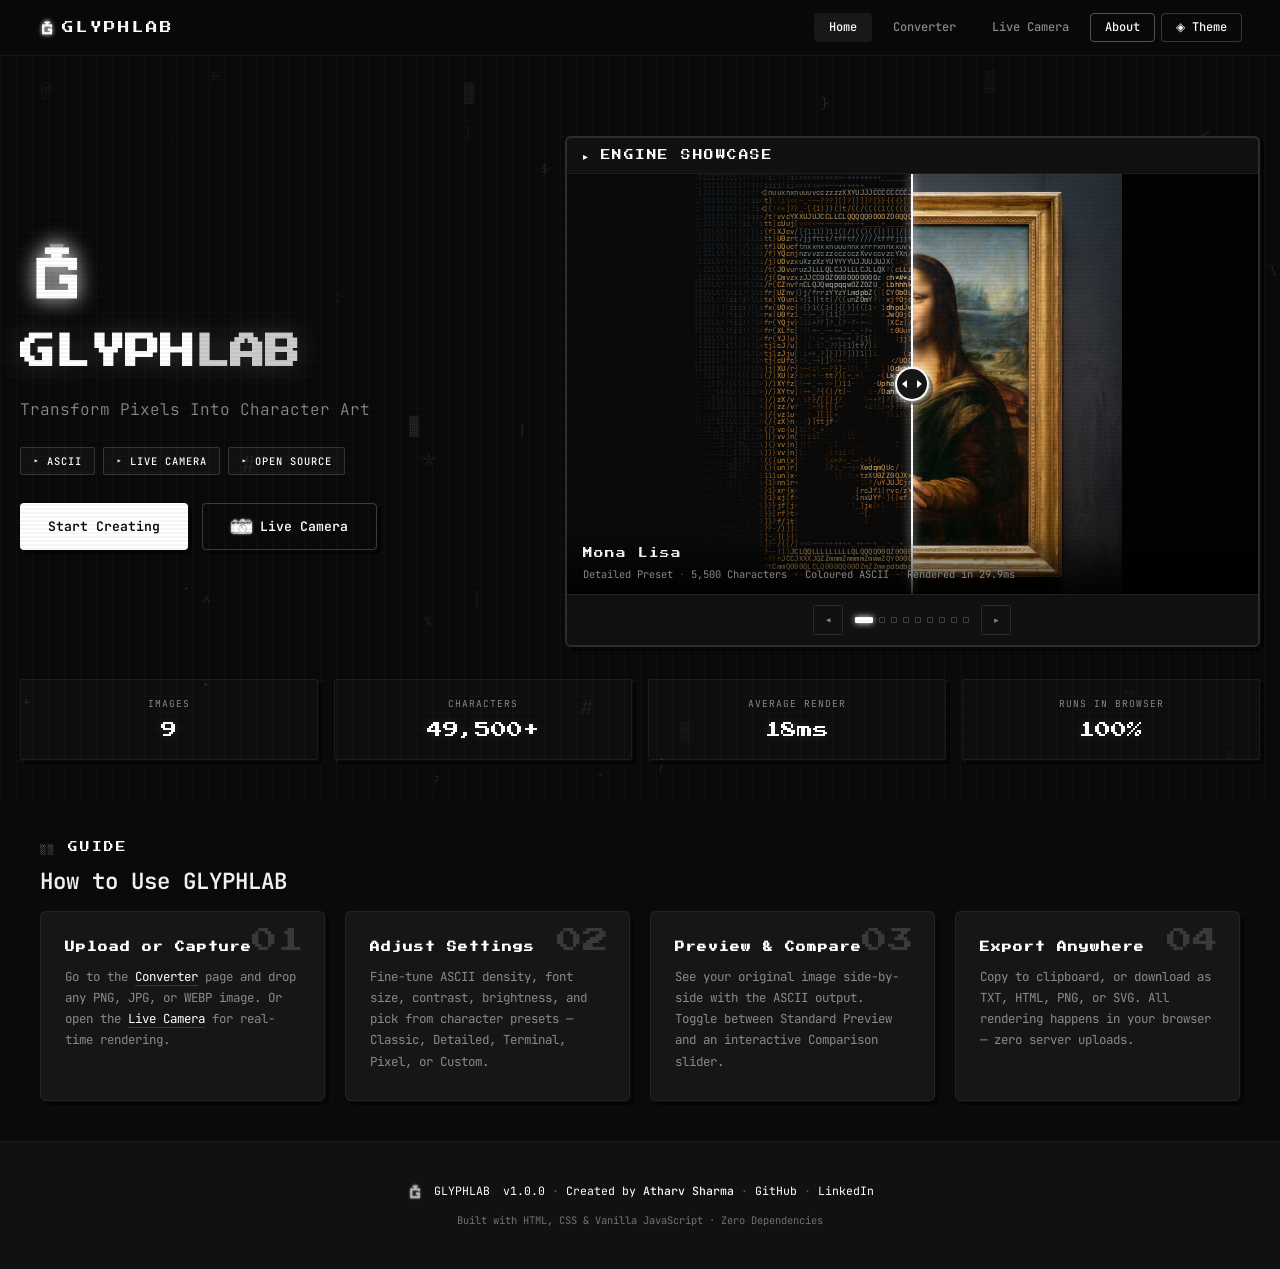
<file: index.html>
<!DOCTYPE html>
<html lang="en">
<head>
    <meta charset="UTF-8">
    <meta name="viewport" content="width=device-width, initial-scale=1.0">
    <meta name="description" content="GLYPHLAB — Transform images into beautiful ASCII character art in real time.">
    <title>GLYPHLAB</title>
    <link rel="stylesheet" href="css/styles.css">
    <link rel="icon" type="image/png" href="assets/logos/favicon.png?v=1">
    <link rel="shortcut icon" type="image/png" href="assets/logos/favicon.png?v=1">
</head>
<body>

    <header class="header" role="banner">
        <a href="index.html" class="header__logo">
            <img src="assets/logos/logo.png" alt="GLYPHLAB Logo" class="header__logo-img">
            <span>GLYPHLAB</span>
        </a>
        <nav class="header__nav" aria-label="Main navigation">
            <a class="header__btn header__btn--active" href="index.html">Home</a>
            <a class="header__btn" href="converter.html">Converter</a>
            <a class="header__btn" href="camera.html">Live Camera</a>
            <button class="header__btn header__btn--accent" onclick="UI.openAbout()">About</button>
            <div class="theme-selector" id="themeSelector">
                <button class="theme-selector__btn" title="Theme" aria-label="Change theme" id="themeToggleBtn">◈ Theme</button>
                <div class="theme-selector__dropdown" id="themeDropdown">
                    <button class="theme-option" data-theme="white"><span class="theme-option__swatch" style="background:#FFFFFF"></span> White Terminal</button>
                    <button class="theme-option" data-theme="green"><span class="theme-option__swatch" style="background:#00FF88"></span> Green CRT</button>
                    <button class="theme-option" data-theme="amber"><span class="theme-option__swatch" style="background:#FFB000"></span> Amber CRT</button>
                    <button class="theme-option" data-theme="blue"><span class="theme-option__swatch" style="background:#00CCFF"></span> Cyber Blue</button>
                </div>
            </div>
        </nav>
    </header>

    <!-- HERO -->
    <section class="hero" id="hero" aria-label="Hero">
        <canvas class="hero__particles" id="heroCanvas" aria-hidden="true"></canvas>
        <div class="hero__split">
            <!-- LEFT: Branding -->
            <div class="hero__brand">
                <img src="assets/logos/logo.png" alt="GLYPHLAB Logo" class="hero__logo-img">
                <h1 class="hero__title"><span class="hl">GLYPH</span><span class="hl2">LAB</span></h1>
                <p class="hero__sub">Transform Pixels Into Character Art</p>
                <div class="hero__badges">
                    <span class="hero__badge-tag">▸ ASCII</span>
                    <span class="hero__badge-tag">▸ LIVE CAMERA</span>
                    <span class="hero__badge-tag">▸ OPEN SOURCE</span>
                </div>
                <div class="hero__cta-row">
                    <a class="hero__cta" href="converter.html">Start Creating</a>
                    <a class="hero__cta hero__cta--secondary" href="camera.html"><img src="assets/icons/camera.png" alt="Camera" class="cam-icon-img"> Live Camera</a>
                </div>
            </div>

            <!-- RIGHT: Gallery Showcase -->
            <div class="hero__showcase" id="heroGallery">
                <div class="hero-gallery__header">
                    <span class="hero-gallery__label">▸ ENGINE SHOWCASE</span>
                    <span class="hero-gallery__slide-count" id="gallerySlideCount"></span>
                </div>
                <div class="hero-gallery__comparison">
                    <div class="hero-gallery__comp-original"></div>
                    <div class="hero-gallery__comp-ascii"></div>
                    <div class="hero-gallery__comp-slider" tabindex="0" role="slider" aria-valuenow="50" aria-valuemin="5" aria-valuemax="95" aria-label="Before/After comparison slider">
                        <div class="hero-gallery__comp-slider-btn"></div>
                    </div>
                    <!-- Slide Info Overlay -->
                    <div class="hero-gallery__info">
                        <span class="hero-gallery__info-name"></span>
                        <span class="hero-gallery__info-detail">
                            <span class="hero-gallery__info-preset"></span>
                            <span class="hero-gallery__info-sep">·</span>
                            <span class="hero-gallery__info-chars"></span>
                            <span class="hero-gallery__info-sep">·</span>
                            <span>Coloured ASCII</span>
                            <span class="hero-gallery__info-sep">·</span>
                            <span class="hero-gallery__info-time"></span>
                        </span>
                    </div>
                </div>
                <!-- Navigation -->
                <div class="hero-gallery__nav">
                    <button class="hero-gallery__nav-prev" aria-label="Previous slide">◂</button>
                    <div class="hero-gallery__dots"></div>
                    <button class="hero-gallery__nav-next" aria-label="Next slide">▸</button>
                </div>
            </div>
        </div>

        <!-- Engine Metrics -->
        <div class="hero__metrics" id="heroMetrics">
            <div class="hero-metric">
                <span class="hero-metric__label">Images</span>
                <span class="hero-metric__value" id="metricImages" data-target="0" data-suffix="">0</span>
            </div>
            <div class="hero-metric">
                <span class="hero-metric__label">Characters</span>
                <span class="hero-metric__value" id="metricChars" data-target="0" data-suffix="+">0</span>
            </div>
            <div class="hero-metric">
                <span class="hero-metric__label">Average Render</span>
                <span class="hero-metric__value" id="metricTime" data-target="0" data-suffix="ms">0</span>
            </div>
            <div class="hero-metric">
                <span class="hero-metric__label">Runs In Browser</span>
                <span class="hero-metric__value" id="metricAccuracy" data-target="100" data-suffix="%">0</span>
            </div>
        </div>
    </section>


    <!-- HOW TO USE -->
    <section class="section" id="howto-section" aria-label="How to use">
        <div class="section__label">░░ Guide</div>
        <h2 class="section__title">How to Use GLYPHLAB</h2>
        <div class="howto-grid">
            <div class="howto-card">
                <div class="howto-card__step">01</div>
                <h3>Upload or Capture</h3>
                <p>Go to the <a href="converter.html">Converter</a> page and drop any PNG, JPG, or WEBP image. Or open the <a href="camera.html">Live Camera</a> for real-time rendering.</p>
            </div>
            <div class="howto-card">
                <div class="howto-card__step">02</div>
                <h3>Adjust Settings</h3>
                <p>Fine-tune ASCII density, font size, contrast, brightness, and pick from character presets — Classic, Detailed, Terminal, Pixel, or Custom.</p>
            </div>
            <div class="howto-card">
                <div class="howto-card__step">03</div>
                <h3>Preview & Compare</h3>
                <p>See your original image side-by-side with the ASCII output. Toggle between Standard Preview and an interactive Comparison slider.</p>
            </div>
            <div class="howto-card">
                <div class="howto-card__step">04</div>
                <h3>Export Anywhere</h3>
                <p>Copy to clipboard, or download as TXT, HTML, PNG, or SVG. All rendering happens in your browser — zero server uploads.</p>
            </div>
        </div>
    </section>

    <footer class="footer" role="contentinfo">
        <div class="footer__content">
            <img src="assets/logos/logo.png" alt="GLYPHLAB Logo" class="footer__logo-img">
            <p>
                <span>GLYPHLAB</span> <span class="footer__version">v1.0.0</span>
                <span class="footer__divider">·</span>
                <span>Created by <span class="footer__socials-name">Atharv Sharma</span></span>
                <span class="footer__divider">·</span>
                <a href="https://github.com/Athxrv04" target="_blank" rel="noopener noreferrer" class="footer__link">GitHub</a>
                <span class="footer__divider">·</span>
                <a href="https://www.linkedin.com/in/atharv-sharma-dev" target="_blank" rel="noopener noreferrer" class="footer__link">LinkedIn</a>
            </p>
        </div>
        <p class="footer__credits">Built with HTML, CSS & Vanilla JavaScript · Zero Dependencies</p>
    </footer>

    <!-- About Modal -->
    <div class="modal" id="aboutModal" role="dialog" aria-modal="true" aria-hidden="true">
        <div class="modal__card">
            <button class="modal__close" onclick="UI.closeAbout()" aria-label="Close modal">✕</button>
            <h2>About GLYPHLAB</h2>
            <p>GLYPHLAB is a premium ASCII art generation tool that transforms images into beautiful character-based artwork in real time. Inspired by retro computing aesthetics and terminal culture.</p>
            <h2>What is ASCII Art?</h2>
            <p>ASCII art uses printable characters to create images and visual compositions. It originated in the early days of computing when displays could only render text characters.</p>
            <h2>How the Algorithm Works</h2>
            <p>The conversion engine draws the uploaded image onto a hidden <code>&lt;canvas&gt;</code> element. Each pixel's RGB values are converted to brightness: <code>0.299×R + 0.587×G + 0.114×B</code>, then mapped to characters ordered lightest to darkest.</p>
            <h2>Technologies Used</h2>
            <p><strong>HTML5 Canvas API</strong> — Pixel-level image manipulation.<br>
               <strong>Vanilla JavaScript</strong> — Modular architecture.<br>
               <strong>CSS3</strong> — Custom properties, grid layouts, animations.<br>
               <strong>Zero dependencies</strong> — Everything runs client-side.</p>
        </div>
    </div>

    <script src="js/asciiEngine.js"></script>
    <script src="js/ui.js"></script>
    <script src="js/heroGallery.js"></script>
    <script>
        UI.initParticles(document.getElementById('heroCanvas'));
        UI.initTheme();
        UI.initAOTD();
        HeroGallery.init();
        document.getElementById('aboutModal').addEventListener('click', e => {
            if (e.target.id === 'aboutModal') UI.closeAbout();
        });
        document.addEventListener('keydown', e => { if (e.key === 'Escape') UI.closeAbout(); });
    </script>
</body>
</html>
</file>
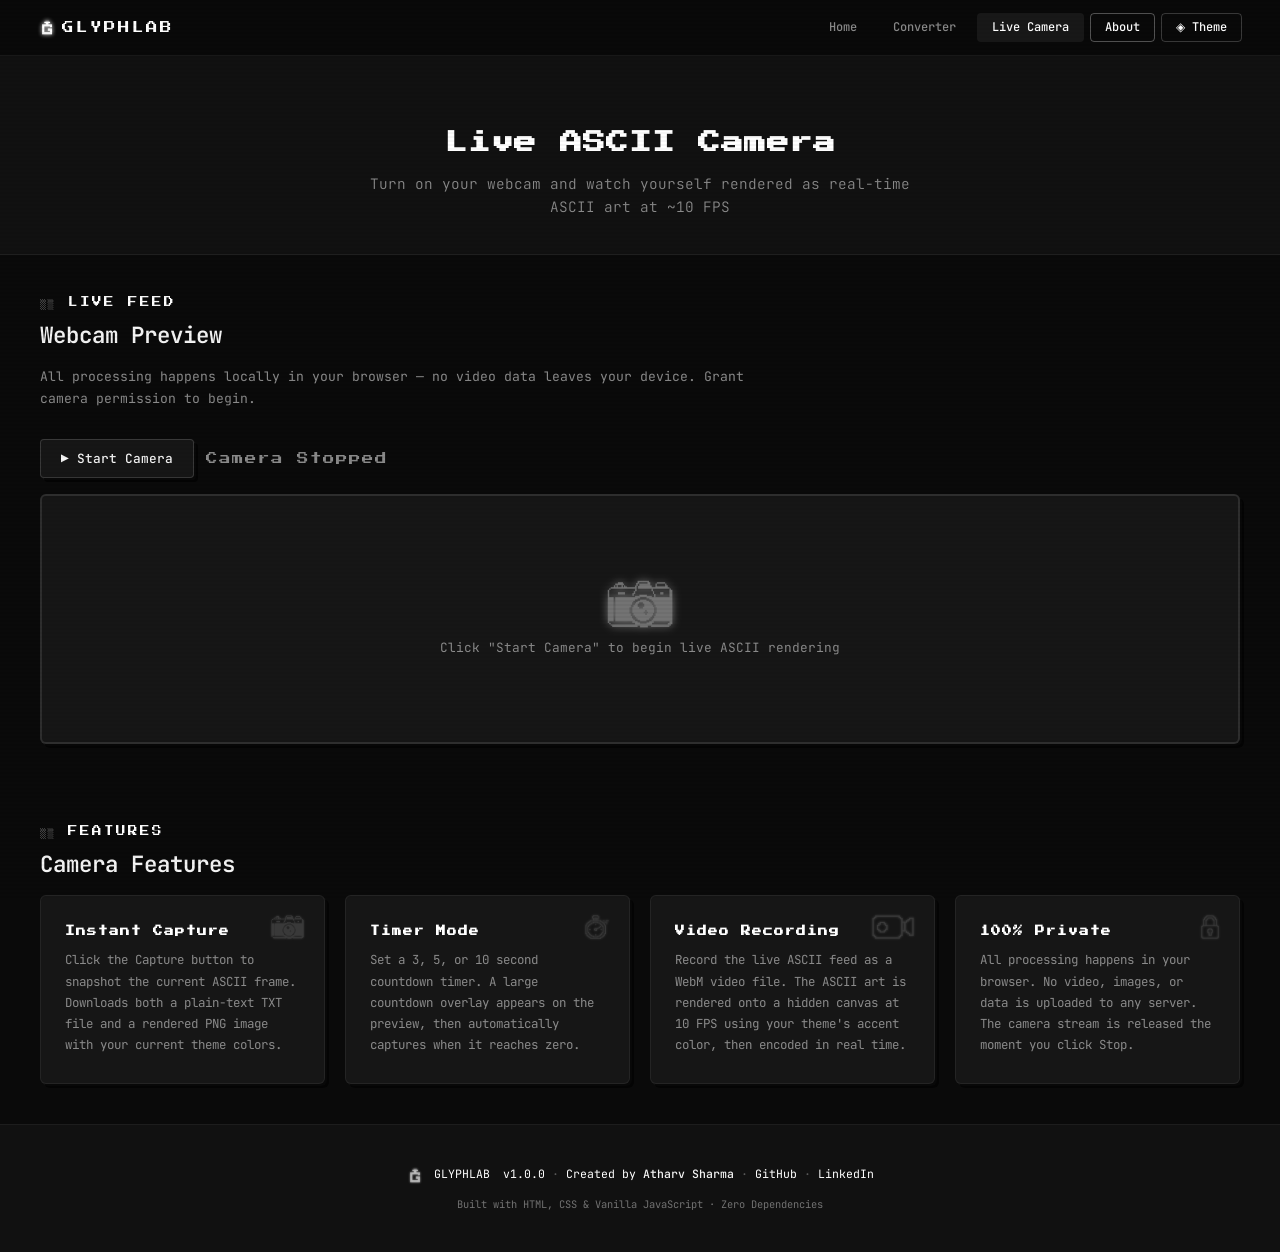
<file: camera.html>
<!DOCTYPE html>
<html lang="en">
<head>
    <meta charset="UTF-8">
    <meta name="viewport" content="width=device-width, initial-scale=1.0">
    <meta name="description" content="GLYPHLAB Live Camera — Real-time webcam to ASCII art conversion at ~10 FPS.">
    <title>GLYPHLAB · Live Camera</title>
    <link rel="stylesheet" href="css/styles.css">
    <link rel="icon" type="image/png" href="assets/logos/favicon.png?v=1">
    <link rel="shortcut icon" type="image/png" href="assets/logos/favicon.png?v=1">
</head>
<body>

    <header class="header" role="banner">
        <a href="index.html" class="header__logo">
            <img src="assets/logos/logo.png" alt="GLYPHLAB Logo" class="header__logo-img">
            <span>GLYPHLAB</span>
        </a>
        <nav class="header__nav" aria-label="Main navigation">
            <a class="header__btn" href="index.html">Home</a>
            <a class="header__btn" href="converter.html">Converter</a>
            <a class="header__btn header__btn--active" href="camera.html">Live Camera</a>
            <button class="header__btn header__btn--accent" onclick="UI.openAbout()">About</button>
            <div class="theme-selector" id="themeSelector">
                <button class="theme-selector__btn" title="Theme" aria-label="Change theme" id="themeToggleBtn">◈ Theme</button>
                <div class="theme-selector__dropdown" id="themeDropdown">
                    <button class="theme-option" data-theme="white"><span class="theme-option__swatch" style="background:#FFFFFF"></span> White Terminal</button>
                    <button class="theme-option" data-theme="green"><span class="theme-option__swatch" style="background:#00FF88"></span> Green CRT</button>
                    <button class="theme-option" data-theme="amber"><span class="theme-option__swatch" style="background:#FFB000"></span> Amber CRT</button>
                    <button class="theme-option" data-theme="blue"><span class="theme-option__swatch" style="background:#00CCFF"></span> Cyber Blue</button>
                </div>
            </div>
        </nav>
    </header>

    <!-- Page Banner -->
    <div class="page-hero">
        <h1 class="page-hero__title">Live ASCII Camera</h1>
        <p class="page-hero__sub">Turn on your webcam and watch yourself rendered as real-time ASCII art at ~10 FPS</p>
    </div>

    <!-- CAMERA -->
    <section class="section" id="webcam-section" aria-label="Live ASCII Camera">
        <div class="section__label">░░ Live Feed</div>
        <h2 class="section__title">Webcam Preview</h2>
        <p class="section__desc">All processing happens locally in your browser — no video data leaves your device. Grant camera permission to begin.</p>

        <div class="webcam-container">
            <!-- Primary controls: Start / Stop -->
            <div class="webcam-controls">
                <button class="webcam-btn webcam-btn--start" id="webcamStartBtn" aria-label="Start camera">
                    <span>▶</span> Start Camera
                </button>
                <button class="webcam-btn webcam-btn--stop" id="webcamStopBtn" aria-label="Stop camera" style="display:none">
                    <span>■</span> Stop Camera
                </button>
                <span class="webcam-status" id="webcamStatus">Camera Stopped</span>
            </div>

            <!-- Action bar: Capture / Timer / Record (shown when camera is active) -->
            <div class="webcam-action-bar" id="webcamActionBar" style="display:none">
                <!-- Capture -->
                <button class="cam-action-btn cam-action-btn--capture" id="webcamCaptureBtn" title="Capture current frame">
                    <img src="assets/icons/camera.png" alt="Camera" class="cam-icon-img">
                    <span>Capture</span>
                </button>

                <!-- Timer -->
                <div class="cam-action-group">
                    <select class="cam-timer-select" id="webcamTimerSelect" title="Timer delay">
                        <option value="3">3s</option>
                        <option value="5">5s</option>
                        <option value="10">10s</option>
                    </select>
                    <button class="cam-action-btn cam-action-btn--timer" id="webcamTimerBtn" title="Capture with timer">
                        <img src="assets/icons/timer.png" alt="Timer" class="cam-icon-img">
                        <span>Timer</span>
                    </button>
                </div>

                <!-- Record -->
                <button class="cam-action-btn cam-action-btn--record" id="webcamRecordBtn" title="Record ASCII video">
                    <img src="assets/icons/videorecording.png" alt="Record" class="cam-icon-img">
                    <span>Record</span>
                </button>
                <button class="cam-action-btn cam-action-btn--record-stop" id="webcamRecordStopBtn" title="Stop recording" style="display:none">
                    <span class="cam-action-btn__icon">⏹</span>
                    <span>Stop</span>
                </button>
                <span class="cam-record-timer" id="webcamRecordTimer" style="display:none">00:00</span>
            </div>

            <!-- Live Preview -->
            <div class="webcam-preview" id="webcamPreview">
                <video id="webcamVideo" autoplay playsinline muted style="display:none"></video>
                <pre class="webcam-ascii-output" id="webcamAsciiOutput" aria-label="Live ASCII camera output"></pre>
                <div class="webcam-empty" id="webcamEmpty">
                    <img src="assets/icons/camera.png" alt="Camera" class="webcam-empty__icon-img">
                    <span>Click "Start Camera" to begin live ASCII rendering</span>
                </div>
                <!-- Timer countdown overlay -->
                <div class="cam-timer-overlay" id="webcamTimerOverlay">
                    <span class="cam-timer-overlay__count" id="webcamTimerCount">3</span>
                </div>
            </div>
        </div>
    </section>

    <!-- HOW IT WORKS -->
    <section class="section" aria-label="Features">
        <div class="section__label">░░ Features</div>
        <h2 class="section__title">Camera Features</h2>
        <div class="howto-grid">
            <div class="howto-card">
                <div class="howto-card__step"><img src="assets/icons/camera.png" alt="Camera" class="cam-icon-img" style="height:1.5rem"></div>
                <h3>Instant Capture</h3>
                <p>Click the Capture button to snapshot the current ASCII frame. Downloads both a plain-text TXT file and a rendered PNG image with your current theme colors.</p>
            </div>
            <div class="howto-card">
                <div class="howto-card__step"><img src="assets/icons/timer.png" alt="Timer" class="cam-icon-img" style="height:1.5rem"></div>
                <h3>Timer Mode</h3>
                <p>Set a 3, 5, or 10 second countdown timer. A large countdown overlay appears on the preview, then automatically captures when it reaches zero.</p>
            </div>
            <div class="howto-card">
                <div class="howto-card__step"><img src="assets/icons/videorecording.png" alt="Video" class="cam-icon-img" style="height:1.5rem"></div>
                <h3>Video Recording</h3>
                <p>Record the live ASCII feed as a WebM video file. The ASCII art is rendered onto a hidden canvas at 10 FPS using your theme's accent color, then encoded in real time.</p>
            </div>
            <div class="howto-card">
                <div class="howto-card__step"><img src="assets/icons/lock.png" alt="Lock" class="cam-icon-img" style="height:1.5rem"></div>
                <h3>100% Private</h3>
                <p>All processing happens in your browser. No video, images, or data is uploaded to any server. The camera stream is released the moment you click Stop.</p>
            </div>
        </div>
    </section>

    <footer class="footer" role="contentinfo">
        <div class="footer__content">
            <img src="assets/logos/logo.png" alt="GLYPHLAB Logo" class="footer__logo-img">
            <p>
                <span>GLYPHLAB</span> <span class="footer__version">v1.0.0</span>
                <span class="footer__divider">·</span>
                <span>Created by <span class="footer__socials-name">Atharv Sharma</span></span>
                <span class="footer__divider">·</span>
                <a href="https://github.com/Athxrv04" target="_blank" rel="noopener noreferrer" class="footer__link">GitHub</a>
                <span class="footer__divider">·</span>
                <a href="https://www.linkedin.com/in/atharv-sharma-dev" target="_blank" rel="noopener noreferrer" class="footer__link">LinkedIn</a>
            </p>
        </div>
        <p class="footer__credits">Built with HTML, CSS & Vanilla JavaScript · Zero Dependencies</p>
    </footer>

    <!-- About Modal -->
    <div class="modal" id="aboutModal" role="dialog" aria-modal="true" aria-hidden="true">
        <div class="modal__card">
            <button class="modal__close" onclick="UI.closeAbout()" aria-label="Close modal">✕</button>
            <h2>About GLYPHLAB</h2>
            <p>GLYPHLAB converts your webcam feed into real-time ASCII art using the Canvas API and MediaDevices API — entirely in the browser.</p>
        </div>
    </div>

    <!-- Capture/Record Preview Modal -->
    <div class="modal" id="capturePreviewModal" role="dialog" aria-modal="true" aria-hidden="true">
        <div class="modal__card modal__card--wide">
            <button class="modal__close" onclick="UI.closeCapturePreview()" aria-label="Close modal">✕</button>
            <h2 id="captureModalTitle">Capture Preview</h2>
            
            <div class="capture-preview-container">
                <!-- For Image Snapshot -->
                <div id="captureImagePreview" style="display:none; width:100%; text-align:center;">
                    <pre class="capture-preview-ascii" id="captureAsciiText"></pre>
                </div>
                
                <!-- For Video recording -->
                <div id="captureVideoPreview" style="display:none; width:100%; text-align:center;">
                    <video id="captureVideoElement" controls autoplay loop></video>
                </div>
            </div>
            
            <div class="capture-modal-actions" id="captureModalActions">
                <button class="cam-action-btn" id="saveTxtBtn" aria-label="Save as TXT file"><img src="assets/icons/downloadtxt.png" class="cam-icon-img" alt="Save TXT"> Save as TXT</button>
                <button class="cam-action-btn" id="savePngBtn" aria-label="Save as PNG image"><img src="assets/icons/downloadpng.png" class="cam-icon-img" alt="Save PNG"> Save as PNG</button>
                <button class="cam-action-btn" id="saveVideoBtn" aria-label="Save as WebM video"><img src="assets/icons/videorecording.png" class="cam-icon-img" alt="Save Video"> Save as Video</button>
                <button class="cam-action-btn cam-action-btn--secondary" onclick="UI.closeCapturePreview()" aria-label="Discard capture">Discard</button>
            </div>
        </div>
    </div>

    <script src="js/ui.js"></script>
    <script>
        UI.initTheme();
        UI.initWebcam();
        
        document.getElementById('aboutModal').addEventListener('click', e => {
            if (e.target.id === 'aboutModal') UI.closeAbout();
        });
        document.getElementById('capturePreviewModal').addEventListener('click', e => {
            if (e.target.id === 'capturePreviewModal') UI.closeCapturePreview();
        });
        document.addEventListener('keydown', e => { 
            if (e.key === 'Escape') {
                UI.closeAbout();
                UI.closeCapturePreview();
            }
        });
    </script>
</body>
</html>
</file>
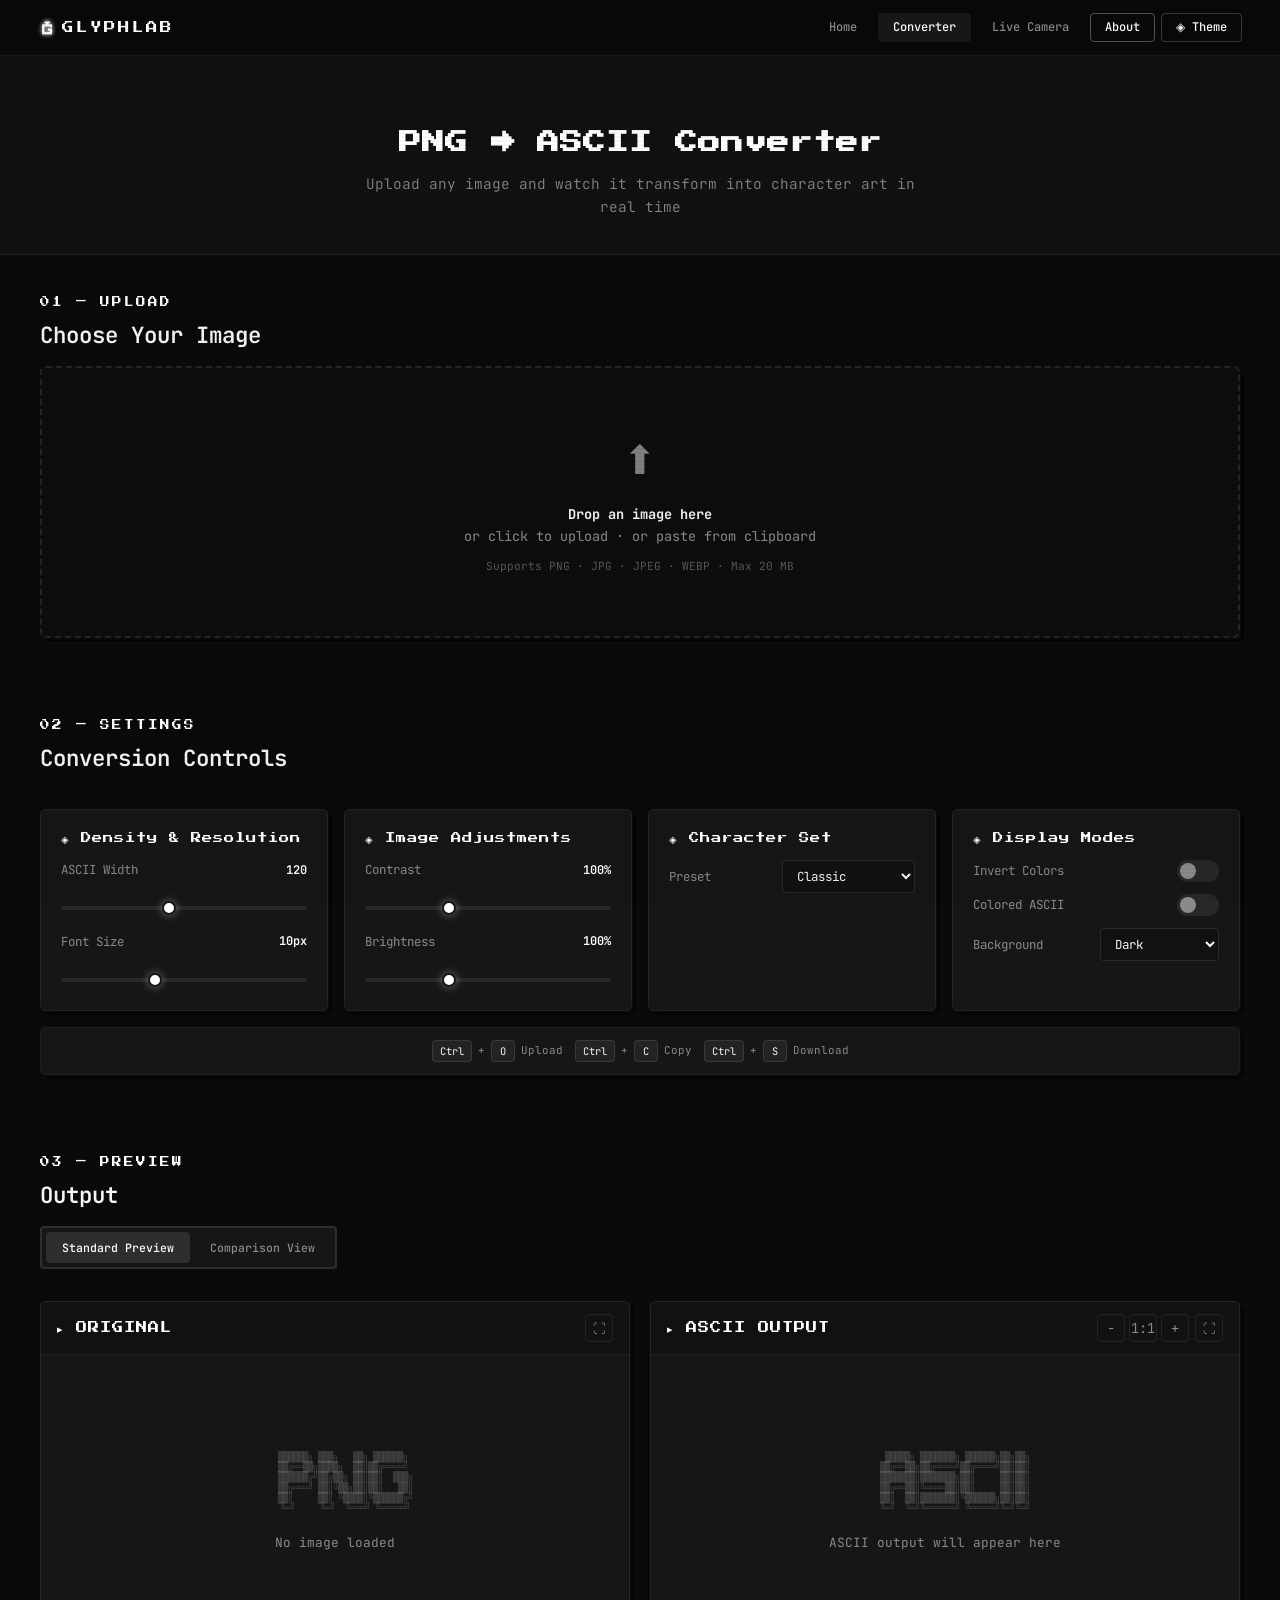
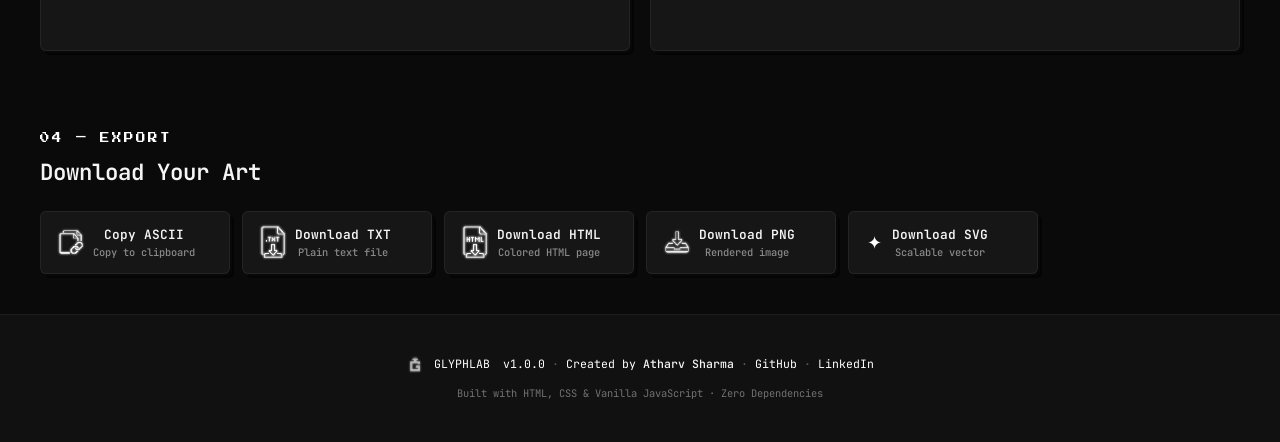
<file: converter.html>
<!DOCTYPE html>
<html lang="en">
<head>
    <meta charset="UTF-8">
    <meta name="viewport" content="width=device-width, initial-scale=1.0">
    <meta name="description" content="GLYPHLAB Converter — Upload any image and transform it into ASCII character art.">
    <title>GLYPHLAB · Converter</title>
    <link rel="stylesheet" href="css/styles.css">
    <link rel="icon" type="image/png" href="assets/logos/favicon.png?v=1">
    <link rel="shortcut icon" type="image/png" href="assets/logos/favicon.png?v=1">
</head>
<body>

    <header class="header" role="banner">
        <a href="index.html" class="header__logo">
            <img src="assets/logos/logo.png" alt="GLYPHLAB Logo" class="header__logo-img">
            <span>GLYPHLAB</span>
        </a>
        <nav class="header__nav" aria-label="Main navigation">
            <a class="header__btn" href="index.html">Home</a>
            <a class="header__btn header__btn--active" href="converter.html">Converter</a>
            <a class="header__btn" href="camera.html">Live Camera</a>
            <button class="header__btn header__btn--accent" onclick="UI.openAbout()">About</button>
            <div class="theme-selector" id="themeSelector">
                <button class="theme-selector__btn" title="Theme" aria-label="Change theme" id="themeToggleBtn">◈ Theme</button>
                <div class="theme-selector__dropdown" id="themeDropdown">
                    <button class="theme-option" data-theme="white"><span class="theme-option__swatch" style="background:#FFFFFF"></span> White Terminal</button>
                    <button class="theme-option" data-theme="green"><span class="theme-option__swatch" style="background:#00FF88"></span> Green CRT</button>
                    <button class="theme-option" data-theme="amber"><span class="theme-option__swatch" style="background:#FFB000"></span> Amber CRT</button>
                    <button class="theme-option" data-theme="blue"><span class="theme-option__swatch" style="background:#00CCFF"></span> Cyber Blue</button>
                </div>
            </div>
        </nav>
    </header>

    <!-- Page Banner -->
    <div class="page-hero">
        <h1 class="page-hero__title">PNG → ASCII Converter</h1>
        <p class="page-hero__sub">Upload any image and watch it transform into character art in real time</p>
    </div>

    <!-- UPLOAD -->
    <section class="section" id="upload-section" aria-label="Upload">
        <div class="section__label">01 — Upload</div>
        <h2 class="section__title">Choose Your Image</h2>
        <div class="upload" id="uploadZone" role="button" tabindex="0" aria-label="Upload image by clicking, dragging, or pasting">
            <span class="upload__icon" aria-hidden="true">⬆</span>
            <div class="upload__text"><strong>Drop an image here</strong><br>or click to upload · or paste from clipboard</div>
            <div class="upload__formats">Supports PNG · JPG · JPEG · WEBP · Max 20 MB</div>
            <input type="file" class="upload__input" id="fileInput" accept=".png,.jpg,.jpeg,.webp" aria-label="Choose image file">
        </div>
    </section>

    <!-- CONTROLS -->
    <section class="section" id="controls-section" aria-label="Controls">
        <div class="section__label">02 — Settings</div>
        <h2 class="section__title">Conversion Controls</h2>
        <div class="controls">
            <div class="control-group">
                <div class="control-group__title">◈ Density & Resolution</div>
                <div class="control-row"><label for="densitySlider">ASCII Width</label><span class="val" id="densityVal">120</span></div>
                <input type="range" id="densitySlider" min="20" max="250" value="120" aria-label="ASCII density">
                <div class="control-row" style="margin-top:14px"><label for="fontSlider">Font Size</label><span class="val" id="fontVal">10px</span></div>
                <input type="range" id="fontSlider" min="4" max="20" value="10" aria-label="Font size">
            </div>
            <div class="control-group">
                <div class="control-group__title">◈ Image Adjustments</div>
                <div class="control-row"><label for="contrastSlider">Contrast</label><span class="val" id="contrastVal">100%</span></div>
                <input type="range" id="contrastSlider" min="50" max="200" value="100" aria-label="Contrast">
                <div class="control-row" style="margin-top:14px"><label for="brightnessSlider">Brightness</label><span class="val" id="brightnessVal">100%</span></div>
                <input type="range" id="brightnessSlider" min="50" max="200" value="100" aria-label="Brightness">
            </div>
            <div class="control-group">
                <div class="control-group__title">◈ Character Set</div>
                <div class="control-row"><label for="presetSelect">Preset</label>
                    <select id="presetSelect" aria-label="Character preset">
                        <option value="classic">Classic</option>
                        <option value="detailed">Detailed</option>
                        <option value="terminal">Terminal ░▒▓█</option>
                        <option value="pixel">Pixel ■□▪▫</option>
                        <option value="custom">Custom</option>
                    </select>
                </div>
                <input type="text" class="char-input" id="customChars" placeholder="Enter custom characters..." aria-label="Custom characters" style="display:none">
            </div>
            <div class="control-group">
                <div class="control-group__title">◈ Display Modes</div>
                <div class="control-row"><label>Invert Colors</label><button class="toggle" id="invertToggle" role="switch" aria-checked="false" aria-label="Invert colors"></button></div>
                <div class="control-row"><label>Colored ASCII</label><button class="toggle" id="coloredToggle" role="switch" aria-checked="false" aria-label="Colored ASCII"></button></div>
                <div class="control-row"><label for="bgSelect">Background</label>
                    <select id="bgSelect" aria-label="Background mode">
                        <option value="dark">Dark</option>
                        <option value="light">Light</option>
                        <option value="transparent">Transparent</option>
                    </select>
                </div>
            </div>
        </div>
        <div class="shortcuts" aria-label="Keyboard shortcuts">
            <div class="shortcut"><kbd>Ctrl</kbd>+<kbd>O</kbd> Upload</div>
            <div class="shortcut"><kbd>Ctrl</kbd>+<kbd>C</kbd> Copy</div>
            <div class="shortcut"><kbd>Ctrl</kbd>+<kbd>S</kbd> Download</div>
        </div>
    </section>

    <!-- PREVIEW -->
    <section class="section" id="preview-section" aria-label="Preview">
        <div class="section__label">03 — Preview</div>
        <h2 class="section__title">Output</h2>
        <div class="preview-mode-switch">
            <button class="preview-mode-btn active" id="modeStandard">Standard Preview</button>
            <button class="preview-mode-btn" id="modeComparison">Comparison View</button>
        </div>
        <div class="preview" id="previewGrid">
            <div class="preview__pane" id="originalPane">
                <div class="preview__header"><span>▸ ORIGINAL</span>
                    <div class="preview__header-actions"><button class="preview__action" title="Fullscreen" onclick="UI.toggleFullscreen(document.getElementById('originalPane'))">⛶</button></div>
                </div>
                <div class="preview__body" id="originalBody">
                    <div class="empty-state">
                        <pre class="empty-state__art" aria-hidden="true">
    ██████╗ ███╗   ██╗ ██████╗ 
    ██╔══██╗████╗  ██║██╔════╝ 
    ██████╔╝██╔██╗ ██║██║  ███╗
    ██╔═══╝ ██║╚██╗██║██║   ██║
    ██║     ██║ ╚████║╚██████╔╝
    ╚═╝     ╚═╝  ╚═══╝ ╚═════╝</pre>
                        <span>No image loaded</span>
                    </div>
                </div>
            </div>
            <div class="preview__pane" id="asciiPane">
                <div class="preview__header"><span>▸ ASCII OUTPUT</span>
                    <div class="preview__header-actions">
                        <div class="zoom-controls">
                            <button class="zoom-btn" id="zoomOut" title="Zoom Out">−</button>
                            <button class="zoom-btn" id="zoomReset" title="Reset Zoom">1:1</button>
                            <button class="zoom-btn" id="zoomIn" title="Zoom In">+</button>
                        </div>
                        <button class="preview__action" title="Fullscreen" onclick="UI.toggleFullscreen(document.getElementById('asciiPane'))">⛶</button>
                    </div>
                </div>
                <div class="preview__body" id="asciiBody">
                    <div class="empty-state" id="asciiEmpty">
                        <pre class="empty-state__art" aria-hidden="true">
     █████╗ ███████╗ ██████╗██╗██╗
    ██╔══██╗██╔════╝██╔════╝██║██║
    ███████║███████╗██║     ██║██║
    ██╔══██║╚════██║██║     ██║██║
    ██║  ██║███████║╚██████╗██║██║
    ╚═╝  ╚═╝╚══════╝ ╚═════╝╚═╝╚═╝</pre>
                        <span>ASCII output will appear here</span>
                    </div>
                    <pre class="ascii-output" id="asciiOutput" style="display:none" tabindex="0" aria-label="ASCII art output"></pre>
                </div>
            </div>
        </div>
        <div class="comparison-wrapper" id="comparisonView">
            <div class="comparison-original" id="compOriginal"></div>
            <div class="comparison-ascii" id="compAscii"></div>
            <div class="comparison-handle" id="compSlider" tabindex="0" role="slider" aria-valuenow="50" aria-valuemin="5" aria-valuemax="95" aria-label="Before/After comparison slider">
                <div class="comparison-handle-button"></div>
            </div>
        </div>
        <div class="stats" id="statsBar" style="display:none">
            <div class="stat"><span class="stat__label">Characters</span><span class="stat__value" id="statChars">—</span></div>
            <div class="stat"><span class="stat__label">Lines</span><span class="stat__value" id="statLines">—</span></div>
            <div class="stat"><span class="stat__label">Gen Time</span><span class="stat__value" id="statTime">—</span></div>
            <div class="stat"><span class="stat__label">Resolution</span><span class="stat__value" id="statRes">—</span></div>
            <div class="stat"><span class="stat__label">Preset</span><span class="stat__value" id="statPreset">—</span></div>
            <div class="stat"><span class="stat__label">Density</span><span class="stat__value" id="statDensity">—</span></div>
            <div class="stat"><span class="stat__label">Compression</span><span class="stat__value" id="statCompression">—</span></div>
            <div class="stat"><span class="stat__label">File Size</span><span class="stat__value" id="statFileSize">—</span></div>
            <div class="stat"><span class="stat__label">Color</span><span class="stat__value" id="statColorMode">—</span></div>
            <div class="stat"><span class="stat__label">Background</span><span class="stat__value" id="statBgMode">—</span></div>
        </div>
    </section>

    <!-- EXPORT -->
    <section class="section" id="export-section" aria-label="Export">
        <div class="section__label">04 — Export</div>
        <h2 class="section__title">Download Your Art</h2>
        <div class="export-grid">
            <button class="export-btn" id="exportCopy"><span class="export-btn__icon"><img src="assets/icons/copy.png" class="export-btn__icon-img" alt="Copy"></span><div class="export-btn__info"><span class="export-btn__label">Copy ASCII</span><span class="export-btn__desc">Copy to clipboard</span></div></button>
            <button class="export-btn" id="exportTxt"><span class="export-btn__icon"><img src="assets/icons/downloadtxt.png" class="export-btn__icon-img" alt="Download TXT"></span><div class="export-btn__info"><span class="export-btn__label">Download TXT</span><span class="export-btn__desc">Plain text file</span></div></button>
            <button class="export-btn" id="exportHtml"><span class="export-btn__icon"><img src="assets/icons/downloadhtml.png" class="export-btn__icon-img" alt="Download HTML"></span><div class="export-btn__info"><span class="export-btn__label">Download HTML</span><span class="export-btn__desc">Colored HTML page</span></div></button>
            <button class="export-btn" id="exportPng"><span class="export-btn__icon"><img src="assets/icons/downloadpng.png" class="export-btn__icon-img" alt="Download PNG"></span><div class="export-btn__info"><span class="export-btn__label">Download PNG</span><span class="export-btn__desc">Rendered image</span></div></button>
            <button class="export-btn" id="exportSvg"><span class="export-btn__icon">✦</span><div class="export-btn__info"><span class="export-btn__label">Download SVG</span><span class="export-btn__desc">Scalable vector</span></div></button>
        </div>
    </section>

    <footer class="footer" role="contentinfo">
        <div class="footer__content">
            <img src="assets/logos/logo.png" alt="GLYPHLAB Logo" class="footer__logo-img">
            <p>
                <span>GLYPHLAB</span> <span class="footer__version">v1.0.0</span>
                <span class="footer__divider">·</span>
                <span>Created by <span class="footer__socials-name">Atharv Sharma</span></span>
                <span class="footer__divider">·</span>
                <a href="https://github.com/Athxrv04" target="_blank" rel="noopener noreferrer" class="footer__link">GitHub</a>
                <span class="footer__divider">·</span>
                <a href="https://www.linkedin.com/in/atharv-sharma-dev" target="_blank" rel="noopener noreferrer" class="footer__link">LinkedIn</a>
            </p>
        </div>
        <p class="footer__credits">Built with HTML, CSS & Vanilla JavaScript · Zero Dependencies</p>
    </footer>

    <!-- About Modal -->
    <div class="modal" id="aboutModal" role="dialog" aria-modal="true" aria-hidden="true">
        <div class="modal__card">
            <button class="modal__close" onclick="UI.closeAbout()" aria-label="Close modal">✕</button>
            <h2>About GLYPHLAB</h2>
            <p>GLYPHLAB is a premium ASCII art generation tool. Upload images, adjust settings, preview side-by-side, and export in multiple formats — all client-side.</p>
        </div>
    </div>

    <!-- Drag Overlay -->
    <div class="drag-overlay" id="dragOverlay" aria-hidden="true">
        <div><div class="drag-overlay__content">DROP IMAGE HERE</div><div class="drag-overlay__sub">Release to start converting</div></div>
    </div>

    <script src="js/asciiEngine.js"></script>
    <script src="js/export.js"></script>
    <script src="js/ui.js"></script>
    <script src="js/script.js"></script>
</body>
</html>
</file>
<file: css/styles.css>
@import url('https://fonts.googleapis.com/css2?family=Press+Start+2P&family=JetBrains+Mono:wght@300;400;500;600;700&display=swap');

:root {
    --bg-primary: #0A0A0A;
    --bg-secondary: #111111;
    --bg-card: #161616;
    --accent: #FFFFFF;
    --accent-2: #CCCCCC;
    --warning: #FFCC00;
    --error: #FF5C5C;
    --text: #F5F5F5;
    --text-muted: #8A8A8A;
    --radius: 4px;
    --radius-lg: 6px;
    --glow: 0 0 20px rgba(255, 255, 255, .15);
    --glow-strong: 0 0 40px rgba(255, 255, 255, .25);
    --transition: .25s cubic-bezier(.4, 0, .2, 1);
    --font-heading: 'Press Start 2P', monospace;
    --font-ui: 'JetBrains Mono', monospace;
    --pixel-border: 2px solid rgba(255,255,255,.1);
    --pixel-shadow: 4px 4px 0 rgba(0,0,0,.6), 2px 2px 0 rgba(255,255,255,.04);
}

/* Theme: Green CRT */
[data-theme="green"] {
    --accent: #00FF88;
    --accent-2: #00CC66;
    --glow: 0 0 20px rgba(0,255,136,.2);
    --glow-strong: 0 0 40px rgba(0,255,136,.35);
}
[data-theme="green"] ::selection { background: rgba(0,255,136,.25) }

/* Theme: Amber CRT */
[data-theme="amber"] {
    --accent: #FFB000;
    --accent-2: #CC8800;
    --glow: 0 0 20px rgba(255,176,0,.2);
    --glow-strong: 0 0 40px rgba(255,176,0,.35);
}
[data-theme="amber"] ::selection { background: rgba(255,176,0,.25) }

/* Theme: Cyber Blue */
[data-theme="blue"] {
    --accent: #00CCFF;
    --accent-2: #0099CC;
    --glow: 0 0 20px rgba(0,204,255,.2);
    --glow-strong: 0 0 40px rgba(0,204,255,.35);
}
[data-theme="blue"] ::selection { background: rgba(0,204,255,.25) }

*,
*::before,
*::after {
    box-sizing: border-box;
    margin: 0;
    padding: 0
}

html {
    scroll-behavior: smooth;
    font-size: 16px
}

body {
    font-family: var(--font-ui);
    background: var(--bg-primary);
    color: var(--text);
    line-height: 1.6;
    -webkit-font-smoothing: antialiased;
    overflow-x: hidden;
}

body::after {
    content: '';
    position: fixed;
    inset: 0;
    pointer-events: none;
    z-index: 9999;
    background: repeating-linear-gradient(0deg,
            transparent,
            transparent 2px,
            rgba(0, 0, 0, .04) 2px,
            rgba(0, 0, 0, .04) 4px);
}

::-webkit-scrollbar {
    width: 6px;
    height: 6px
}

::-webkit-scrollbar-track {
    background: var(--bg-secondary)
}

::-webkit-scrollbar-thumb {
    background: var(--text-muted);
    border-radius: 3px
}

::-webkit-scrollbar-thumb:hover {
    background: var(--accent)
}

::selection {
    background: rgba(255, 255, 255, .25);
    color: var(--text)
}

.header {
    position: sticky;
    top: 0;
    z-index: 100;
    display: flex;
    align-items: center;
    justify-content: space-between;
    padding: 0 clamp(16px, 3vw, 40px);
    height: 56px;
    background: rgba(10, 10, 10, .85);
    backdrop-filter: blur(16px);
    border-bottom: 1px solid rgba(255, 255, 255, .06);
}

.header__logo {
    font-family: var(--font-heading);
    font-size: clamp(.55rem, .9vw, .75rem);
    color: var(--accent);
    letter-spacing: 2px;
    display: flex;
    align-items: center;
    gap: 6px;
    text-decoration: none;
}

.header__logo:hover {
    opacity: .85;
}

.header__logo-glyph {
    color: var(--accent-2);
    opacity:.5;
    font-size:.6rem;
}

.header__logo-img {
    height: 18px;
    width: auto;
    filter: drop-shadow(0 0 2px var(--accent));
    transition: transform 0.4s cubic-bezier(0.25, 1, 0.5, 1), filter 0.3s ease;
}

.header__logo:hover .header__logo-img {
    transform: scale(1.08);
    filter: drop-shadow(0 0 6px var(--accent));
}

.header__nav {
    display: flex;
    gap: 6px
}

.header__btn {
    font-family: var(--font-ui);
    font-size: .75rem;
    font-weight: 500;
    padding: 6px 14px;
    border-radius: var(--radius);
    border: 1px solid transparent;
    background: transparent;
    color: var(--text-muted);
    cursor: pointer;
    line-height: 1.2;
    transition: var(--transition);
}

.header__btn:hover {
    color: var(--text);
    background: rgba(255, 255, 255, .05)
}

.header__btn--active {
    color: var(--accent);
    background: rgba(255,255,255,.06);
}

a.header__btn {
    text-decoration: none;
}

.header__btn--accent {
    border-color: rgba(255, 255, 255, .3);
    color: var(--accent)
}

.header__btn--accent:hover {
    background: rgba(255, 255, 255, .1)
}

.hero {
    position: relative;
    display: flex;
    flex-direction: column;
    align-items: center;
    justify-content: center;
    min-height: auto;
    padding: 80px 20px 40px;
    overflow: hidden;
}

.hero__particles {
    position: absolute;
    inset: 0;
    pointer-events: none;
    opacity: .6;
}

/* ── Split Layout ── */
.hero__split {
    position: relative;
    z-index: 2;
    display: grid;
    grid-template-columns: 1fr 1.4fr;
    gap: 48px;
    max-width: 1280px;
    width: 100%;
    align-items: center;
}

/* ── LEFT: Branding ── */
.hero__brand {
    display: flex;
    flex-direction: column;
    align-items: flex-start;
    animation: heroFadeIn 1s ease-out;
}

.hero__logo-img {
    height: 72px;
    width: auto;
    margin-bottom: 20px;
    filter: drop-shadow(0 0 10px var(--accent));
    animation: heroLogoFadeIn 1s ease-out, heroLogoFloat 4s ease-in-out infinite alternate;
}

@keyframes heroLogoFadeIn {
    from { opacity: 0; transform: translateY(-15px) scale(0.9); filter: drop-shadow(0 0 0 transparent); }
    to { opacity: 1; transform: translateY(0) scale(1); filter: drop-shadow(0 0 10px var(--accent)); }
}

@keyframes heroLogoFloat {
    from { transform: translateY(0); }
    to { transform: translateY(-6px); }
}

.hero__title {
    font-family: var(--font-heading);
    font-size: clamp(1rem, 3.5vw, 2.2rem);
    color: var(--text);
    margin-bottom: 16px;
    text-shadow: 0 0 30px rgba(255, 255, 255, .2);
    animation: heroFadeIn 1s ease-out;
}

.hero__title .hl {
    color: var(--accent)
}

.hero__title .hl2 {
    color: var(--accent-2)
}

.hero__sub {
    font-size: clamp(.75rem, 1.4vw, 1rem);
    color: var(--text-muted);
    font-weight: 300;
    max-width: 540px;
    animation: heroFadeIn 1s .3s ease-out both;
}

/* ── Feature Badges ── */
.hero__badges {
    display: flex;
    flex-wrap: wrap;
    gap: 8px;
    margin-top: 24px;
    animation: heroFadeIn 1s .5s ease-out both;
}

.hero__badge-tag {
    display: inline-flex;
    align-items: center;
    padding: 5px 12px;
    font-family: var(--font-ui);
    font-size: .65rem;
    font-weight: 500;
    letter-spacing: 1px;
    color: var(--accent);
    border: 1px solid rgba(255, 255, 255, .15);
    border-radius: 2px;
    background: rgba(255, 255, 255, .03);
    transition: var(--transition);
}

.hero__badge-tag:hover {
    border-color: var(--accent);
    background: rgba(255, 255, 255, .06);
    box-shadow: 0 0 8px rgba(255, 255, 255, .1);
}

/* ── CTA Buttons ── */
.hero__cta-row {
    display: flex;
    gap: 14px;
    margin-top: 28px;
    flex-wrap: wrap;
    animation: heroFadeIn 1s .7s ease-out both;
}

.hero__cta {
    display: inline-flex;
    align-items: center;
    gap: 8px;
    padding: 12px 28px;
    font-family: var(--font-ui);
    font-size: .82rem;
    font-weight: 600;
    color: var(--bg-primary);
    background: var(--accent);
    border: none;
    border-radius: var(--radius);
    text-decoration: none;
    cursor: pointer;
    transition: var(--transition);
    box-shadow: var(--pixel-shadow);
}

.hero__cta:hover {
    transform: translateY(-2px);
    box-shadow: var(--glow), 4px 6px 0 rgba(0,0,0,.5);
}

.hero__cta--secondary {
    background: transparent;
    color: var(--accent);
    border: 1px solid rgba(255,255,255,.2);
}

.hero__cta--secondary:hover {
    background: rgba(255,255,255,.06);
    border-color: var(--accent);
}

/* ── RIGHT: Gallery Showcase ── */
.hero__showcase {
    background: var(--bg-card);
    border: var(--pixel-border);
    border-radius: var(--radius-lg);
    box-shadow: var(--pixel-shadow);
    overflow: hidden;
    animation: heroFadeIn 1s .4s ease-out both;
}

.hero-gallery__header {
    display: flex;
    align-items: center;
    justify-content: space-between;
    padding: 10px 16px;
    border-bottom: 1px solid rgba(255,255,255,.06);
    font-size: .6rem;
    font-family: var(--font-heading);
    color: var(--accent);
    letter-spacing: 1.5px;
    background: rgba(0,0,0,.25);
}

.hero-gallery__slide-count {
    font-family: var(--font-ui);
    font-size: .65rem;
    color: var(--text-muted);
}

/* ── Comparison Slider (Gallery) ── */
.hero-gallery__comparison {
    position: relative;
    width: 100%;
    max-height: 420px;
    aspect-ratio: 4 / 3;
    background: #020202;
    overflow: hidden;
    transition: opacity 0.3s ease, transform 0.3s ease;
}

.hero-gallery__comparison--fading {
    opacity: 0;
    transform: scale(0.98);
}

.hero-gallery__comparison--entering {
    animation: gallerySlideIn 0.5s ease-out forwards;
}

@keyframes gallerySlideIn {
    from { opacity: 0; transform: scale(0.97); }
    to { opacity: 1; transform: scale(1); }
}

.hero-gallery__comp-original,
.hero-gallery__comp-ascii {
    position: absolute;
    inset: 0;
    width: 100%;
    height: 100%;
    user-select: none;
    overflow: hidden;
}

.hero-gallery__comp-original {
    z-index: 1;
}

.hero-gallery__comp-original img {
    width: 100%;
    height: 100%;
    object-fit: contain;
    display: block;
}

.hero-gallery__comp-ascii {
    z-index: 2;
    clip-path: inset(0 50% 0 0);
    background: #0A0A0A;
}

.hero-gallery__comp-ascii pre {
    transform-origin: center center;
    position: absolute;
    left: 50%;
    top: 50%;
    margin: 0;
    padding: 0;
}

/* Slider Handle */
.hero-gallery__comp-slider {
    position: absolute;
    top: 0;
    bottom: 0;
    left: 50%;
    width: 2px;
    background: var(--accent);
    z-index: 10;
    cursor: ew-resize;
    transform: translateX(-50%);
    box-shadow: 0 0 10px var(--accent);
}

.hero-gallery__comp-slider-btn {
    position: absolute;
    top: 50%;
    left: 50%;
    transform: translate(-50%, -50%);
    width: 34px;
    height: 34px;
    border-radius: 50%;
    background: var(--bg-card);
    border: 2px solid var(--accent);
    box-shadow: 0 0 10px var(--accent), var(--pixel-shadow);
    display: flex;
    align-items: center;
    justify-content: center;
    cursor: ew-resize;
    transition: var(--transition);
}

.hero-gallery__comp-slider-btn::before,
.hero-gallery__comp-slider-btn::after {
    content: '';
    width: 0;
    height: 0;
    border-top: 4px solid transparent;
    border-bottom: 4px solid transparent;
    position: absolute;
}

.hero-gallery__comp-slider-btn::before {
    border-right: 5px solid var(--accent);
    left: 5px;
}

.hero-gallery__comp-slider-btn::after {
    border-left: 5px solid var(--accent);
    right: 5px;
}

.hero-gallery__comp-slider:hover .hero-gallery__comp-slider-btn,
.hero-gallery__comp-slider:focus-visible .hero-gallery__comp-slider-btn {
    background: var(--accent);
    box-shadow: 0 0 15px var(--accent), var(--pixel-shadow);
}

.hero-gallery__comp-slider:hover .hero-gallery__comp-slider-btn::before,
.hero-gallery__comp-slider:focus-visible .hero-gallery__comp-slider-btn::before {
    border-right-color: var(--bg-primary);
}

.hero-gallery__comp-slider:hover .hero-gallery__comp-slider-btn::after,
.hero-gallery__comp-slider:focus-visible .hero-gallery__comp-slider-btn::after {
    border-left-color: var(--bg-primary);
}

/* ── Slide Info Overlay ── */
.hero-gallery__info {
    position: absolute;
    bottom: 0;
    left: 0;
    right: 0;
    z-index: 15;
    display: flex;
    flex-direction: column;
    gap: 4px;
    padding: 12px 16px;
    background: linear-gradient(transparent, rgba(0,0,0,.85));
    pointer-events: none;
}

.hero-gallery__info-name {
    font-family: var(--font-heading);
    font-size: .6rem;
    color: var(--text);
    letter-spacing: 1px;
}


.hero-gallery__info-detail {
    display: flex;
    align-items: center;
    gap: 6px;
    font-family: var(--font-ui);
    font-size: .65rem;
    color: var(--text-muted);
}

.hero-gallery__info-sep {
    opacity: .4;
}

/* ── Gallery Navigation ── */
.hero-gallery__nav {
    display: flex;
    align-items: center;
    justify-content: center;
    gap: 12px;
    padding: 10px 16px;
    border-top: 1px solid rgba(255,255,255,.06);
    background: rgba(0,0,0,.25);
}

.hero-gallery__nav-prev,
.hero-gallery__nav-next {
    width: 30px;
    height: 30px;
    display: flex;
    align-items: center;
    justify-content: center;
    border: 1px solid rgba(255,255,255,.12);
    border-radius: 2px;
    background: transparent;
    color: var(--text-muted);
    font-size: .9rem;
    cursor: pointer;
    transition: var(--transition);
    font-family: var(--font-ui);
}

.hero-gallery__nav-prev:hover,
.hero-gallery__nav-next:hover {
    color: var(--accent);
    border-color: var(--accent);
    background: rgba(255,255,255,.04);
    box-shadow: 0 0 6px rgba(255,255,255,.08);
}

.hero-gallery__dots {
    display: flex;
    gap: 6px;
    align-items: center;
}

.hero-gallery__dot {
    width: 6px;
    height: 6px;
    border-radius: 1px;
    border: 1px solid rgba(255,255,255,.2);
    background: transparent;
    cursor: pointer;
    transition: var(--transition);
    padding: 0;
}

.hero-gallery__dot.active {
    background: var(--accent);
    border-color: var(--accent);
    box-shadow: 0 0 6px var(--accent);
    width: 18px;
}

.hero-gallery__dot:hover:not(.active) {
    border-color: var(--accent);
    background: rgba(255,255,255,.1);
}

/* ── Engine Metrics ── */
.hero__metrics {
    position: relative;
    z-index: 2;
    display: grid;
    grid-template-columns: repeat(4, 1fr);
    gap: 16px;
    max-width: 1280px;
    width: 100%;
    margin-top: 32px;
    animation: heroFadeIn 1s .9s ease-out both;
}

.hero-metric {
    display: flex;
    flex-direction: column;
    align-items: center;
    gap: 6px;
    padding: 16px 12px;
    background: rgba(255,255,255,.02);
    border: 1px solid rgba(255,255,255,.06);
    border-radius: 2px;
    box-shadow: var(--pixel-shadow);
    transition: var(--transition);
}

.hero-metric:hover {
    border-color: rgba(255,255,255,.15);
    background: rgba(255,255,255,.04);
}

.hero-metric__label {
    font-family: var(--font-ui);
    font-size: .6rem;
    color: var(--text-muted);
    text-transform: uppercase;
    letter-spacing: 1px;
}

.hero-metric__value {
    font-family: var(--font-heading);
    font-size: clamp(.7rem, 1.5vw, 1rem);
    color: var(--accent);
    text-shadow: 0 0 10px rgba(255,255,255,.15);
}

/* ── Hero Animations ── */
@keyframes heroFadeIn {
    from {
        opacity: 0;
        transform: translateY(20px)
    }

    to {
        opacity: 1;
        transform: translateY(0)
    }
}

@keyframes pulse {

    0%,
    100% {
        opacity: 1
    }

    50% {
        opacity: .3
    }
}

/* ── Old hero feature styles kept for compatibility but hidden ── */
.hero__content {
    position: relative;
    z-index: 2
}

.hero__features {
    display: none;
}

.hero__feature { display: none; }

.hero__badge {
    display: inline-flex;
    align-items: center;
    gap: 6px;
    margin-top: 20px;
    padding: 6px 16px;
    border: 1px solid rgba(255, 255, 255, .2);
    border-radius: 20px;
    font-size: .7rem;
    color: var(--accent);
    background: rgba(255, 255, 255, .05);
    animation: heroFadeIn 1s .5s ease-out both;
}

.hero__badge .dot {
    width: 6px;
    height: 6px;
    border-radius: 50%;
    background: var(--accent);
    animation: pulse 2s infinite
}

.section {
    max-width: 1280px;
    margin: 0 auto;
    padding: 40px clamp(16px, 4vw, 40px);
}

.section__label {
    font-family: var(--font-heading);
    font-size: .6rem;
    color: var(--accent);
    letter-spacing: 2px;
    text-transform: uppercase;
    margin-bottom: 8px;
}

.section__title {
    font-size: clamp(1rem, 2vw, 1.4rem);
    font-weight: 600;
    margin-bottom: 12px;
}

.section__desc {
    font-size: .82rem;
    color: var(--text-muted);
    line-height: 1.7;
    max-width: 720px;
    margin-bottom: 28px;
}

.converter__controls-label,
.converter__preview-label,
.converter__export-label {
    font-family: var(--font-heading);
    font-size: .55rem;
    color: var(--accent);
    letter-spacing: 2px;
    text-transform: uppercase;
    margin: 40px 0 16px;
    padding-bottom: 8px;
    border-bottom: 1px solid rgba(255,255,255,.06);
}

.upload {
    position: relative;
    border: 2px dashed rgba(255, 255, 255, .1);
    border-radius: var(--radius-lg);
    padding: 60px 30px;
    text-align: center;
    cursor: pointer;
    transition: var(--transition);
    background: rgba(255, 255, 255, .015);
    overflow: hidden;
}

.upload::before {
    content: '';
    position: absolute;
    inset: 0;
    border-radius: inherit;
    opacity: 0;
    background: radial-gradient(circle at center, rgba(255, 255, 255, .06) 0%, transparent 70%);
    transition: opacity .4s;
}

.upload:hover,
.upload--dragover {
    border-color: var(--accent);
    background: rgba(255, 255, 255, .03);
    box-shadow: var(--glow);
}

.upload:hover::before,
.upload--dragover::before {
    opacity: 1
}

.upload--dragover {
    transform: scale(1.01)
}

.upload__icon {
    font-size: 2.5rem;
    margin-bottom: 12px;
    display: block;
    opacity: .5;
    transition: var(--transition);
}

.upload:hover .upload__icon {
    opacity: 1;
    transform: translateY(-4px)
}

.upload__text {
    color: var(--text-muted);
    font-size: .85rem
}

.upload__text strong {
    color: var(--text)
}

.upload__formats {
    margin-top: 10px;
    font-size: .7rem;
    color: var(--text-muted);
    opacity: .6;
}

.upload__input {
    display: none
}

.controls {
    display: grid;
    grid-template-columns: repeat(auto-fill, minmax(280px, 1fr));
    gap: 16px;
    margin-top: 32px;
}

.control-group {
    background: var(--bg-card);
    border: 1px solid rgba(255, 255, 255, .06);
    border-radius: var(--radius-lg);
    padding: 20px;
    transition: var(--transition);
}

.control-group:hover {
    border-color: rgba(255, 255, 255, .15);
    box-shadow: 0 4px 24px rgba(0, 0, 0, .3);
}

.control-group__title {
    font-size: .65rem;
    font-family: var(--font-heading);
    color: var(--accent);
    letter-spacing: 1px;
    margin-bottom: 14px;
    display: flex;
    align-items: center;
    gap: 8px;
}

.control-row {
    display: flex;
    align-items: center;
    justify-content: space-between;
    margin-bottom: 12px;
}

.control-row:last-child {
    margin-bottom: 0
}

.control-row label {
    font-size: .78rem;
    color: var(--text-muted)
}

.control-row .val {
    font-size: .75rem;
    color: var(--accent);
    min-width: 40px;
    text-align: right;
    font-weight: 600;
}

input[type=range] {
    -webkit-appearance: none;
    appearance: none;
    width: 100%;
    height: 4px;
    background: rgba(255, 255, 255, .08);
    border-radius: 2px;
    outline: none;
    margin-top: 6px;
    cursor: pointer;
}

input[type=range]::-webkit-slider-thumb {
    -webkit-appearance: none;
    width: 14px;
    height: 14px;
    border-radius: 50%;
    background: var(--accent);
    border: 2px solid var(--bg-card);
    box-shadow: 0 0 8px rgba(255, 255, 255, .4);
    cursor: pointer;
    transition: transform .15s;
}

input[type=range]::-webkit-slider-thumb:hover {
    transform: scale(1.25)
}

select {
    font-family: var(--font-ui);
    font-size: .78rem;
    padding: 6px 10px;
    background: var(--bg-secondary);
    color: var(--text);
    border: 1px solid rgba(255, 255, 255, .1);
    border-radius: var(--radius);
    cursor: pointer;
    outline: none;
    transition: var(--transition);
}

select:hover,
select:focus {
    border-color: var(--accent)
}

.toggle {
    position: relative;
    width: 42px;
    height: 22px;
    background: rgba(255, 255, 255, .08);
    border-radius: 11px;
    cursor: pointer;
    transition: var(--transition);
    border: none;
    padding: 0;
}

.toggle::after {
    content: '';
    position: absolute;
    top: 3px;
    left: 3px;
    width: 16px;
    height: 16px;
    border-radius: 50%;
    background: var(--text-muted);
    transition: var(--transition);
}

.toggle.active {
    background: rgba(255, 255, 255, .2)
}

.toggle.active::after {
    left: 23px;
    background: var(--accent)
}

.char-input {
    font-family: var(--font-ui);
    font-size: .78rem;
    width: 100%;
    padding: 8px 12px;
    background: var(--bg-secondary);
    color: var(--text);
    border: 1px solid rgba(255, 255, 255, .1);
    border-radius: var(--radius);
    outline: none;
    margin-top: 8px;
    transition: var(--transition);
}

.char-input:focus {
    border-color: var(--accent);
    box-shadow: 0 0 0 2px rgba(255, 255, 255, .1)
}

.preview {
    display: grid;
    grid-template-columns: 1fr 1fr;
    gap: 20px;
    margin-top: 32px;
}

.preview__pane {
    position: relative;
    background: var(--bg-card);
    border: 1px solid rgba(255, 255, 255, .06);
    border-radius: var(--radius-lg);
    overflow: hidden;
    min-height: 350px;
    display: flex;
    flex-direction: column;
}

.preview__header {
    display: flex;
    align-items: center;
    justify-content: space-between;
    padding: 12px 16px;
    border-bottom: 1px solid rgba(255, 255, 255, .06);
    font-size: .7rem;
    font-family: var(--font-heading);
    color: var(--accent);
    letter-spacing: 1px;
    background: rgba(0, 0, 0, .25);
}

.preview__header-actions {
    display: flex;
    gap: 6px
}

.preview__action {
    width: 28px;
    height: 28px;
    display: flex;
    align-items: center;
    justify-content: center;
    border-radius: var(--radius);
    border: 1px solid rgba(255, 255, 255, .08);
    background: transparent;
    color: var(--text-muted);
    font-size: .8rem;
    cursor: pointer;
    transition: var(--transition);
}

.preview__action:hover {
    color: var(--accent);
    border-color: rgba(255, 255, 255, .3);
    background: rgba(255, 255, 255, .05);
}

.preview__body {
    flex: 1;
    overflow: auto;
    padding: 16px;
    display: flex;
    align-items: center;
    justify-content: center;
}

.preview__body img {
    max-width: 100%;
    max-height: 500px;
    object-fit: contain;
    border-radius: 4px;
    image-rendering: auto;
}

.ascii-output {
    font-family: var(--font-ui);
    font-size: 10px;
    line-height: 1.1;
    letter-spacing: 0;
    white-space: pre;
    color: var(--text);
    text-align: left;
    width: 100%;
    overflow: auto;
    min-height: 200px;
    padding: 8px;
    tab-size: 1;
}

.ascii-output--light {
    background: var(--text);
    color: var(--bg-primary);
}

.ascii-output--transparent {
    background: transparent;
}

.empty-state {
    display: flex;
    flex-direction: column;
    align-items: center;
    justify-content: center;
    color: var(--text-muted);
    font-size: .8rem;
    text-align: center;
    gap: 12px;
    padding: 40px 20px;
}

.empty-state__art {
    font-family: var(--font-ui);
    font-size: .55rem;
    line-height: 1.15;
    white-space: pre;
    color: rgba(255, 255, 255, .15);
    margin-bottom: 8px;
}

.stats {
    display: flex;
    flex-wrap: wrap;
    gap: 16px;
    margin-top: 16px;
    padding: 14px 20px;
    background: var(--bg-card);
    border: 1px solid rgba(255, 255, 255, .06);
    border-radius: var(--radius-lg);
}

.stat {
    display: flex;
    flex-direction: column;
    gap: 2px;
}

.stat__label {
    font-size: .6rem;
    color: var(--text-muted);
    text-transform: uppercase;
    letter-spacing: 1px
}

.stat__value {
    font-size: .85rem;
    font-weight: 600;
    color: var(--accent)
}

.export-grid {
    display: grid;
    grid-template-columns: repeat(auto-fill, minmax(180px, 1fr));
    gap: 12px;
    margin-top: 20px;
}

.export-btn {
    display: flex;
    align-items: center;
    gap: 10px;
    padding: 14px 18px;
    background: var(--bg-card);
    border: 1px solid rgba(255, 255, 255, .06);
    border-radius: var(--radius-lg);
    color: var(--text);
    font-family: var(--font-ui);
    font-size: .8rem;
    font-weight: 500;
    cursor: pointer;
    transition: var(--transition);
}

.export-btn:hover {
    border-color: rgba(255, 255, 255, .3);
    box-shadow: var(--glow);
    transform: translateY(-2px);
}

.export-btn:active {
    transform: translateY(0)
}

.export-btn__icon {
    font-size: 1.1rem;
    display: flex;
    align-items: center;
    justify-content: center;
    color: var(--accent);
    flex-shrink: 0;
}

.export-btn__icon-img {
    width: 24px;
    height: auto;
    filter: drop-shadow(0 0 1px var(--accent));
    transition: transform 0.2s ease;
}

.export-btn:hover .export-btn__icon-img {
    transform: scale(1.1);
}

.export-btn__info {
    display: flex;
    flex-direction: column
}

.export-btn__label {
    font-weight: 600;
    font-size: .8rem
}

.export-btn__desc {
    font-size: .65rem;
    color: var(--text-muted);
    margin-top: 2px
}

.modal {
    position: fixed;
    inset: 0;
    z-index: 1000;
    display: flex;
    align-items: center;
    justify-content: center;
    background: rgba(0, 0, 0, .7);
    backdrop-filter: blur(8px);
    opacity: 0;
    visibility: hidden;
    transition: opacity .35s, visibility .35s;
}

.modal--open {
    opacity: 1;
    visibility: visible
}

.modal__card {
    width: 90%;
    max-width: 640px;
    max-height: 80vh;
    background: var(--bg-card);
    border: 1px solid rgba(255, 255, 255, .08);
    border-radius: var(--radius-lg);
    overflow-y: auto;
    padding: 32px;
    transform: translateY(20px) scale(.97);
    transition: transform .35s;
}

.modal--open .modal__card {
    transform: translateY(0) scale(1)
}

.modal__close {
    float: right;
    width: 32px;
    height: 32px;
    display: flex;
    align-items: center;
    justify-content: center;
    border: 1px solid rgba(255, 255, 255, .1);
    border-radius: var(--radius);
    background: transparent;
    color: var(--text-muted);
    font-size: 1rem;
    cursor: pointer;
    transition: var(--transition);
}

.modal__close:hover {
    color: var(--error);
    border-color: var(--error)
}

.modal h2 {
    font-family: var(--font-heading);
    font-size: .7rem;
    color: var(--accent);
    margin: 24px 0 12px;
    letter-spacing: 1px;
}

.modal h2:first-of-type {
    margin-top: 0
}

.modal p {
    font-size: .82rem;
    color: var(--text-muted);
    line-height: 1.7;
    margin-bottom: 12px;
}

.modal code {
    background: rgba(255, 255, 255, .08);
    padding: 2px 6px;
    border-radius: 4px;
    font-size: .75rem;
    color: var(--accent);
}

.footer {
    display: flex;
    flex-direction: column;
    align-items: center;
    gap: 12px;
    padding: 40px 20px;
    background: var(--bg-secondary);
    border-top: 1px solid rgba(255,255,255,.05);
    text-align: center;
    color: var(--text-muted);
    font-size: .72rem;
}

.footer span {
    color: var(--accent);
}

.footer__version {
    font-size: 0.72rem;
    color: var(--text-muted);
    margin-left: 6px;
    font-family: var(--font-mono);
    vertical-align: baseline;
    display: inline-block;
}

.footer__content {
    display: flex;
    align-items: center;
    gap: 10px;
    justify-content: center;
}

.footer__logo-img {
    height: 18px;
    width: auto;
    filter: grayscale(1) opacity(0.5) drop-shadow(0 0 1px var(--accent));
    transition: filter 0.3s ease, transform 0.3s ease;
}

.footer:hover .footer__logo-img {
    filter: grayscale(0) opacity(1) drop-shadow(0 0 4px var(--accent));
    transform: scale(1.05);
}

.footer__credits {
    font-size: 0.65rem;
    color: var(--text-muted);
    opacity: 0.8;
}

.footer__socials {
    display: flex;
    align-items: center;
    gap: 8px;
    font-size: 0.72rem;
    color: var(--text-muted);
}

.footer__socials-name {
    color: var(--text) !important;
    font-weight: 500;
}

.footer__link {
    color: var(--accent);
    text-decoration: none;
    transition: color 0.2s ease, text-shadow 0.2s ease;
}

.footer__link:hover {
    color: var(--text);
    text-shadow: 0 0 8px var(--accent);
}

.footer__divider {
    opacity: 0.3;
}

.toast {
    position: fixed;
    bottom: 30px;
    right: 30px;
    z-index: 2000;
    display: flex;
    align-items: center;
    gap: 10px;
    padding: 12px 20px;
    background: var(--bg-card);
    border: 1px solid rgba(255, 255, 255, .25);
    border-radius: var(--radius-lg);
    color: var(--text);
    font-size: .8rem;
    box-shadow: 0 8px 32px rgba(0, 0, 0, .4);
    transform: translateY(20px);
    opacity: 0;
    transition: all .35s cubic-bezier(.4, 0, .2, 1);
}

.toast--visible {
    transform: translateY(0);
    opacity: 1
}

.toast--error {
    border-color: var(--error)
}

.toast__icon {
    font-size: 1rem
}

.loading-bar {
    display: flex;
    flex-direction: column;
    align-items: center;
    gap: 12px;
    padding: 40px 20px;
    color: var(--text-muted);
    font-size: .8rem;
}

.loading-bar__track {
    width: 200px;
    height: 4px;
    background: rgba(255, 255, 255, .08);
    border-radius: 2px;
    overflow: hidden;
}

.loading-bar__fill {
    height: 100%;
    width: 0;
    background: var(--accent);
    border-radius: 2px;
    animation: loadFill .8s ease-out forwards;
}

.loading-bar__ascii {
    font-size: .65rem;
    color: var(--accent);
    font-family: var(--font-ui);
}

@keyframes loadFill {
    to {
        width: 100%
    }
}

.shortcuts {
    display: flex;
    flex-wrap: wrap;
    gap: 12px;
    justify-content: center;
    margin-top: 16px;
    padding: 12px;
    background: var(--bg-card);
    border: 1px solid rgba(255, 255, 255, .04);
    border-radius: var(--radius-lg);
}

.shortcut {
    display: flex;
    align-items: center;
    gap: 6px;
    font-size: .68rem;
    color: var(--text-muted);
}

.shortcut kbd {
    display: inline-flex;
    align-items: center;
    justify-content: center;
    padding: 2px 7px;
    background: rgba(255, 255, 255, .06);
    border: 1px solid rgba(255, 255, 255, .1);
    border-radius: 4px;
    font-family: var(--font-ui);
    font-size: .65rem;
    color: var(--text);
    min-width: 24px;
}

@media(max-width:768px) {
    .preview {
        grid-template-columns: 1fr
    }

    .header__nav {
        display: none
    }

    .controls {
        grid-template-columns: 1fr
    }

    .export-grid {
        grid-template-columns: 1fr 1fr
    }

    .shortcuts {
        display: none
    }

    .hero__split {
        grid-template-columns: 1fr;
        gap: 32px;
    }

    .hero__brand {
        align-items: center;
        text-align: center;
    }

    .hero__cta-row {
        justify-content: center;
    }

    .hero__badges {
        justify-content: center;
    }

    .hero__metrics {
        grid-template-columns: repeat(2, 1fr);
    }

    .hero-gallery__comparison {
        max-height: 300px;
    }
}

@media(max-width:480px) {
    .export-grid {
        grid-template-columns: 1fr
    }

    .hero {
        min-height: auto;
        padding: 40px 16px 30px
    }

    .hero__metrics {
        grid-template-columns: 1fr 1fr;
        gap: 8px;
    }

    .hero-metric {
        padding: 12px 8px;
    }

    .hero-metric__value {
        font-size: .65rem;
    }
}

.comparison-wrapper {
    position: relative;
    width: 100%;
    max-height: 70vh;
    margin: 20px auto 0 auto;
    border-radius: var(--radius-lg);
    border: var(--pixel-border);
    background: #020202;
    overflow: hidden;
    display: none;
    box-shadow: var(--pixel-shadow);
}

.comparison-wrapper.active {
    display: block;
    animation: fadeIn .3s ease-out;
}

@keyframes fadeIn {
    from { opacity: 0; transform: translateY(4px); }
    to { opacity: 1; transform: translateY(0); }
}

.comparison-original,
.comparison-ascii {
    position: absolute;
    inset: 0;
    width: 100%;
    height: 100%;
    user-select: none;
    overflow: hidden;
}

.comparison-original {
    z-index: 1;
}

.comparison-original img {
    width: 100%;
    height: 100%;
    object-fit: contain;
    display: block;
}

.comparison-ascii {
    z-index: 2;
    clip-path: inset(0 50% 0 0);
    background: #020202;
}

.comparison-ascii pre {
    transform-origin: center center;
    position: absolute;
    left: 50%;
    top: 50%;
    margin: 0;
    padding: 0;
}

.comparison-handle {
    position: absolute;
    top: 0;
    bottom: 0;
    left: 50%;
    width: 2px;
    background: var(--accent);
    z-index: 10;
    cursor: ew-resize;
    transform: translateX(-50%);
    box-shadow: 0 0 10px var(--accent);
}

.comparison-handle.sliding {
    transition: left 0.6s cubic-bezier(0.25, 1, 0.5, 1);
}

.comparison-ascii.sliding {
    transition: clip-path 0.6s cubic-bezier(0.25, 1, 0.5, 1);
}

.comparison-handle-button {
    position: absolute;
    top: 50%;
    left: 50%;
    transform: translate(-50%, -50%);
    width: 38px;
    height: 38px;
    border-radius: 50%;
    background: var(--bg-card);
    border: 2px solid var(--accent);
    box-shadow: 0 0 10px var(--accent), var(--pixel-shadow);
    display: flex;
    align-items: center;
    justify-content: center;
    cursor: ew-resize;
    transition: var(--transition);
}

.comparison-handle-button::before,
.comparison-handle-button::after {
    content: '';
    width: 0;
    height: 0;
    border-top: 5px solid transparent;
    border-bottom: 5px solid transparent;
}

.comparison-handle-button::before {
    border-right: 6px solid var(--accent);
    margin-right: 3px;
}

.comparison-handle-button::after {
    border-left: 6px solid var(--accent);
    margin-left: 3px;
}

.comparison-handle:focus-visible,
.comparison-handle:hover {
    outline: none;
}

.comparison-handle:focus-visible .comparison-handle-button,
.comparison-handle:hover .comparison-handle-button {
    background: var(--accent);
    box-shadow: 0 0 15px var(--accent), var(--pixel-shadow);
}

.comparison-handle:focus-visible .comparison-handle-button::before,
.comparison-handle:hover .comparison-handle-button::before {
    border-right-color: var(--bg-primary);
}

.comparison-handle:focus-visible .comparison-handle-button::after,
.comparison-handle:hover .comparison-handle-button::after {
    border-left-color: var(--bg-primary);
}

.drag-overlay {
    position: fixed;
    inset: 0;
    z-index: 500;
    display: flex;
    align-items: center;
    justify-content: center;
    background: rgba(0, 0, 0, .75);
    backdrop-filter: blur(12px);
    border: 3px dashed var(--accent);
    opacity: 0;
    visibility: hidden;
    transition: all .3s;
}

.drag-overlay.visible {
    opacity: 1;
    visibility: visible
}

.drag-overlay__content {
    text-align: center;
    color: var(--accent);
    font-family: var(--font-heading);
    font-size: 1rem;
    animation: pulse 1.5s infinite;
}

.drag-overlay__sub {
    font-family: var(--font-ui);
    font-size: .8rem;
    color: var(--text-muted);
    margin-top: 12px;
    font-weight: 300;
}

.zoom-controls {
    display: flex;
    gap: 4px;
}

.zoom-btn {
    width: 28px;
    height: 28px;
    display: flex;
    align-items: center;
    justify-content: center;
    border-radius: var(--radius);
    border: 1px solid rgba(255, 255, 255, .08);
    background: transparent;
    color: var(--text-muted);
    font-size: .85rem;
    cursor: pointer;
    transition: var(--transition);
    font-family: var(--font-ui);
}

.zoom-btn:hover {
    color: var(--accent);
    border-color: rgba(255, 255, 255, .3);
    background: rgba(255, 255, 255, .05);
}

/* ═══ Pixel-art visual system ═══ */

.hero::after {
    content:'';
    position:absolute;
    inset:0;
    background-image:
        linear-gradient(rgba(255,255,255,.02) 1px, transparent 1px),
        linear-gradient(90deg, rgba(255,255,255,.02) 1px, transparent 1px);
    background-size:16px 16px;
    pointer-events:none;
    z-index:1;
}

.control-group,
.upload,
.preview__pane,
.export-btn,
.stats,
.shortcuts {
    box-shadow: var(--pixel-shadow);
}

.export-btn:hover {
    transform: translateY(-3px);
    box-shadow: var(--glow), 4px 6px 0 rgba(0,0,0,.5);
}

/* ═══ Theme Selector ═══ */

.theme-selector {
    position:relative;
}

.theme-selector__btn {
    font-family: var(--font-ui);
    font-size: .75rem;
    font-weight: 500;
    padding: 6px 14px;
    border-radius: var(--radius);
    border: 1px solid rgba(255, 255, 255, .2);
    background: transparent;
    color: var(--accent);
    cursor: pointer;
    line-height: 1.2;
    transition: var(--transition);
}

.theme-selector__btn:hover {
    background:rgba(255,255,255,.08);
}

.theme-selector__dropdown {
    display:none;
    position:absolute;
    top:100%;
    right:0;
    margin-top:6px;
    background: var(--bg-card);
    border:1px solid rgba(255,255,255,.1);
    border-radius: var(--radius);
    padding:6px;
    min-width:160px;
    z-index:200;
    box-shadow:0 8px 32px rgba(0,0,0,.5);
}

.theme-selector__dropdown.open {
    display:block;
}

.theme-option {
    display:flex;
    align-items:center;
    gap:8px;
    width:100%;
    padding:8px 10px;
    border:none;
    border-radius: var(--radius);
    background:transparent;
    color: var(--text-muted);
    font-family: var(--font-ui);
    font-size:.72rem;
    cursor:pointer;
    transition: var(--transition);
}

.theme-option:hover {
    background:rgba(255,255,255,.06);
    color: var(--text);
}

.theme-option__swatch {
    width:10px;
    height:10px;
    border-radius:2px;
    flex-shrink:0;
    border:1px solid rgba(255,255,255,.15);
}

/* ═══ ASCII of the Day ═══ */

.aotd {
    display:flex;
    justify-content:center;
}

.aotd__frame {
    background: var(--bg-card);
    border: var(--pixel-border);
    box-shadow: var(--pixel-shadow);
    border-radius: var(--radius-lg);
    max-width:700px;
    width:100%;
    overflow:hidden;
}

.aotd__header {
    display:flex;
    align-items:center;
    justify-content:space-between;
    padding:10px 16px;
    border-bottom:1px solid rgba(255,255,255,.06);
    font-size:.65rem;
    font-family: var(--font-heading);
    color: var(--accent);
    letter-spacing:1px;
    background:rgba(0,0,0,.25);
}

.aotd__date {
    color: var(--text-muted);
    font-family: var(--font-ui);
    font-size:.65rem;
}

.aotd__art {
    font-family: var(--font-ui);
    font-size:7px;
    line-height:1.05;
    white-space:pre;
    color: var(--accent);
    padding:20px;
    text-align:center;
    overflow-x:auto;
    margin:0;
}

.aotd__caption {
    padding:10px 16px;
    border-top:1px solid rgba(255,255,255,.06);
    font-size:.7rem;
    color: var(--text-muted);
    text-align:center;
    font-style:italic;
}

/* ═══ Webcam Section ═══ */

.webcam-container {
    margin-top:20px;
}

.webcam-controls {
    display:flex;
    align-items:center;
    gap:12px;
    margin-bottom:16px;
}

.webcam-btn {
    display:inline-flex;
    align-items:center;
    gap:8px;
    padding:10px 20px;
    border:1px solid rgba(255,255,255,.15);
    border-radius: var(--radius);
    background: var(--bg-card);
    color: var(--text);
    font-family: var(--font-ui);
    font-size:.8rem;
    font-weight:500;
    cursor:pointer;
    transition: var(--transition);
    box-shadow: var(--pixel-shadow);
}

.webcam-btn:hover {
    border-color: var(--accent);
    box-shadow: var(--glow);
    transform:translateY(-2px);
}

.webcam-btn--stop {
    border-color: var(--error);
    color: var(--error);
}

.webcam-status {
    font-size:.72rem;
    color: var(--text-muted);
    font-family: var(--font-heading);
    letter-spacing:1px;
}

.webcam-status.active {
    color: var(--accent);
}

.webcam-preview {
    background: var(--bg-card);
    border: var(--pixel-border);
    border-radius: var(--radius-lg);
    box-shadow: var(--pixel-shadow);
    min-height:250px;
    overflow:hidden;
    display:flex;
    align-items:center;
    justify-content:center;
    position:relative;
}

.webcam-ascii-output {
    font-family: var(--font-ui);
    font-size:6px;
    line-height:1.05;
    white-space:pre;
    color: var(--accent);
    padding:12px;
    margin:0;
    width:100%;
    text-align:center;
    display:none;
}

.webcam-ascii-output.active {
    display:block;
}

.webcam-empty {
    display:flex;
    flex-direction:column;
    align-items:center;
    gap:10px;
    color: var(--text-muted);
    font-size:.8rem;
    padding:40px;
}

.webcam-empty__icon {
    font-size:2rem;
    opacity:.4;
}

/* ═══ Preview Mode Switch ═══ */

.preview-mode-switch {
    display:flex;
    gap:4px;
    margin-bottom:16px;
    background: var(--bg-card);
    border: var(--pixel-border);
    border-radius: var(--radius);
    padding:4px;
    width:fit-content;
}

.preview-mode-btn {
    padding:8px 16px;
    border:none;
    border-radius: var(--radius);
    background:transparent;
    color: var(--text-muted);
    font-family: var(--font-ui);
    font-size:.72rem;
    font-weight:500;
    cursor:pointer;
    transition: var(--transition);
}

.preview-mode-btn.active {
    background:rgba(255,255,255,.1);
    color: var(--accent);
}

.preview-mode-btn:hover:not(.active) {
    color: var(--text);
}

/* ═══ Loading animation ═══ */

.loading-bar__ascii {
    animation: loadAscii 1.2s steps(8) infinite;
}

@keyframes loadAscii {
    0%   { content:'[░░░░░░░░░░░░░░░░░░░░]' }
    100% { content:'[████████████████████]' }
}


/* ═══════════════════════════════════════ */
/* ═══ Page Hero (sub-pages banner)   ═══ */
/* ═══════════════════════════════════════ */

.page-hero {
    text-align: center;
    padding: 70px 20px 36px;
    background: var(--bg-secondary);
    border-bottom: 1px solid rgba(255,255,255,.06);
}

.page-hero__title {
    font-family: var(--font-heading);
    font-size: clamp(.85rem, 2.5vw, 1.4rem);
    color: var(--accent);
    margin-bottom: 10px;
    letter-spacing: 1px;
}

.page-hero__sub {
    font-size: clamp(.72rem, 1.2vw, .9rem);
    color: var(--text-muted);
    font-weight: 300;
    max-width: 560px;
    margin: 0 auto;
}


/* ═══════════════════════════════════════ */
/* ═══ Section Description              ═══ */
/* ═══════════════════════════════════════ */

.section__desc {
    font-size: .82rem;
    color: var(--text-muted);
    line-height: 1.7;
    max-width: 720px;
    margin-bottom: 28px;
}


/* ═══════════════════════════════════════ */
/* ═══ How-To Guide Cards              ═══ */
/* ═══════════════════════════════════════ */

.howto-grid {
    display: grid;
    grid-template-columns: repeat(auto-fit, minmax(240px, 1fr));
    gap: 20px;
    margin-top: 8px;
}

.howto-grid--3 {
    grid-template-columns: repeat(auto-fit, minmax(260px, 1fr));
}

.howto-card {
    background: var(--bg-card);
    border: 1px solid rgba(255,255,255,.06);
    border-radius: var(--radius-lg);
    padding: 28px 24px;
    transition: var(--transition);
    box-shadow: var(--pixel-shadow);
    position: relative;
}

.howto-card:hover {
    border-color: rgba(255,255,255,.14);
    transform: translateY(-2px);
    box-shadow: var(--glow), var(--pixel-shadow);
}

.howto-card__step {
    font-family: var(--font-heading);
    font-size: 1.6rem;
    color: var(--accent);
    opacity: .15;
    position: absolute;
    top: 16px;
    right: 20px;
    line-height: 1;
}

.howto-card h3 {
    font-family: var(--font-heading);
    font-size: .6rem;
    color: var(--accent);
    letter-spacing: 1px;
    margin-bottom: 10px;
}

.howto-card p {
    font-size: .78rem;
    color: var(--text-muted);
    line-height: 1.7;
}

.howto-card a {
    color: var(--accent);
    text-decoration: none;
    border-bottom: 1px solid rgba(255,255,255,.15);
    transition: var(--transition);
}

.howto-card a:hover {
    border-color: var(--accent);
}

.howto-card code {
    background: rgba(255,255,255,.06);
    padding: 1px 5px;
    border-radius: 3px;
    font-size: .7rem;
    color: var(--accent);
}


/* ═══════════════════════════════════════ */
/* ═══ Camera Action Bar               ═══ */
/* ═══════════════════════════════════════ */

.webcam-action-bar {
    display: flex;
    align-items: center;
    gap: 10px;
    flex-wrap: wrap;
    padding: 12px 0;
    border-top: 1px solid rgba(255,255,255,.06);
    margin-top: 10px;
}

.cam-action-btn {
    display: inline-flex;
    align-items: center;
    gap: 6px;
    padding: 8px 16px;
    font-family: var(--font-ui);
    font-size: .75rem;
    font-weight: 500;
    color: var(--text);
    background: var(--bg-card);
    border: 1px solid rgba(255,255,255,.1);
    border-radius: var(--radius);
    cursor: pointer;
    transition: var(--transition);
    box-shadow: var(--pixel-shadow);
}

.cam-action-btn:hover {
    border-color: rgba(255,255,255,.25);
    transform: translateY(-1px);
    box-shadow: var(--glow), var(--pixel-shadow);
}

.cam-action-btn__icon {
    font-size: .9rem;
}

.cam-action-btn--capture:hover {
    border-color: var(--accent);
    color: var(--accent);
}

.cam-action-btn--record {
    border-color: rgba(255,80,80,.3);
}
.cam-action-btn--record:hover {
    border-color: #FF5050;
    color: #FF5050;
}

.cam-action-btn--record-stop {
    background: rgba(255,50,50,.15);
    border-color: #FF5050;
    color: #FF5050;
    animation: recordPulse 1.5s ease-in-out infinite;
}

@keyframes recordPulse {
    0%, 100% { box-shadow: 0 0 0 0 rgba(255,50,50,0); }
    50% { box-shadow: 0 0 12px 2px rgba(255,50,50,.3); }
}

.cam-action-group {
    display: inline-flex;
    align-items: center;
    gap: 0;
}

.cam-timer-select {
    font-family: var(--font-ui);
    font-size: .72rem;
    padding: 8px 8px;
    background: var(--bg-card);
    color: var(--text-muted);
    border: 1px solid rgba(255,255,255,.1);
    border-right: none;
    border-radius: var(--radius) 0 0 var(--radius);
    cursor: pointer;
    appearance: none;
    text-align: center;
    min-width: 44px;
}

.cam-action-group .cam-action-btn--timer {
    border-radius: 0 var(--radius) var(--radius) 0;
}

.cam-record-timer {
    font-family: var(--font-heading);
    font-size: .65rem;
    color: #FF5050;
    letter-spacing: 1px;
    animation: recordPulse 1.5s ease-in-out infinite;
}


/* ═══ Timer Countdown Overlay ═══ */

.cam-timer-overlay {
    position: absolute;
    inset: 0;
    display: flex;
    align-items: center;
    justify-content: center;
    background: rgba(0,0,0,.7);
    backdrop-filter: blur(4px);
    z-index: 10;
    opacity: 0;
    pointer-events: none;
    transition: opacity .2s ease;
}

.cam-timer-overlay.active {
    opacity: 1;
    pointer-events: auto;
}

.cam-timer-overlay__count {
    font-family: var(--font-heading);
    font-size: clamp(3rem, 8vw, 6rem);
    color: var(--accent);
    text-shadow: var(--glow-strong);
    animation: timerPop 1s ease-in-out infinite;
}

@keyframes timerPop {
    0% { transform: scale(1); opacity: 1; }
    50% { transform: scale(1.15); opacity: .7; }
    100% { transform: scale(1); opacity: 1; }
}


/* ═══ Camera Flash Effect ═══ */

.cam-flash::after {
    content: '';
    position: absolute;
    inset: 0;
    background: #fff;
    z-index: 20;
    animation: flashAnim .4s ease-out forwards;
    pointer-events: none;
    border-radius: inherit;
}

@keyframes flashAnim {
    0% { opacity: .8; }
    100% { opacity: 0; }
}

.webcam-preview {
    position: relative;
}

/* ═══ Capture & Video Preview Modal ═══ */

.modal__card--wide {
    max-width: 800px;
    width: 95%;
}

.capture-preview-container {
    background: #020202;
    border: var(--pixel-border);
    border-radius: var(--radius-lg);
    margin: 20px 0;
    padding: 16px;
    display: flex;
    justify-content: center;
    align-items: center;
    overflow: auto;
    max-height: 450px;
    position: relative;
    box-shadow: inset 0 0 20px rgba(0,0,0,0.8);
}

.capture-preview-ascii {
    font-family: var(--font-ui);
    font-size: 5px;
    line-height: 1.05;
    white-space: pre;
    color: var(--accent);
    margin: 0 auto;
    text-align: center;
    width: max-content;
}

.capture-modal-actions {
    display: flex;
    flex-wrap: wrap;
    gap: 12px;
    justify-content: flex-end;
    margin-top: 20px;
    border-top: 1px solid rgba(255,255,255,.06);
    padding-top: 16px;
}

.cam-action-btn--secondary {
    border-color: var(--error);
    color: var(--error);
}

.cam-action-btn--secondary:hover {
    background: rgba(255,50,50,.1);
    border-color: var(--error);
    color: var(--error);
}

#captureVideoElement {
    max-width: 100%;
    max-height: 400px;
    background: #000;
    border: var(--pixel-border);
    border-radius: var(--radius);
}

/* Camera PNG Icon Styles */
.cam-icon-img {
    height: 1.15em;
    width: auto;
    display: inline-block;
    vertical-align: middle;
    filter: drop-shadow(0 0 1px var(--accent));
    transition: transform 0.2s ease;
}

.hero__cta:hover .cam-icon-img,
.cam-action-btn:hover .cam-icon-img {
    transform: scale(1.1);
}

.webcam-empty__icon-img {
    height: 48px;
    width: auto;
    opacity: 0.4;
    filter: drop-shadow(0 0 4px var(--accent));
}
</file>
